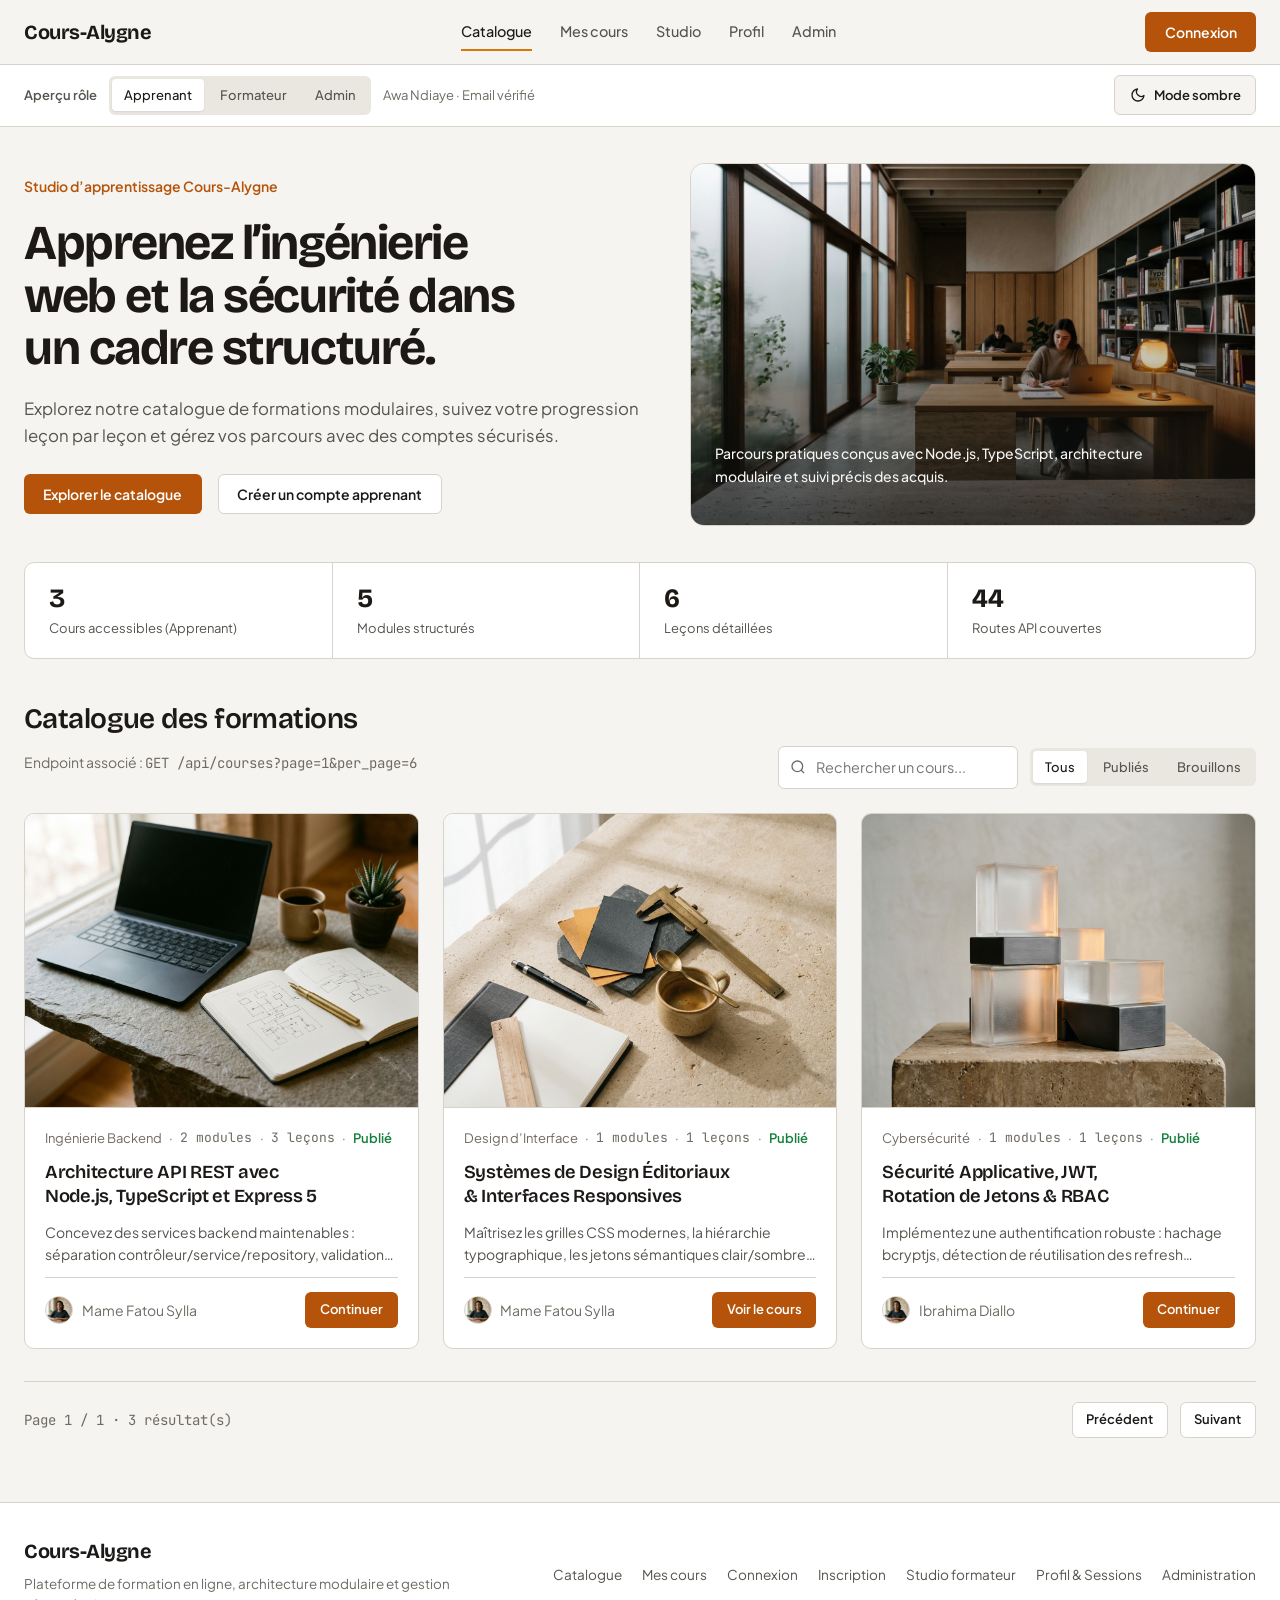
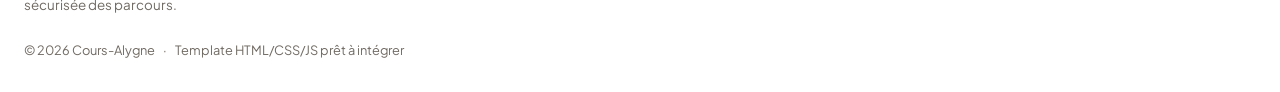
<file: index.html>
<!DOCTYPE html>
<html lang="fr">
  <head>
    <meta charset="UTF-8" />
    <meta name="viewport" content="width=device-width, initial-scale=1.0" />
    <meta
      name="description"
      content="Cours-Alygne — Plateforme de formation en ligne moderne avec catalogue de cours, modules interactifs, suivi de progression, authentification et administration."
    />
    <title>Cours-Alygne — Studio de formation en ligne</title>
    <link rel="preconnect" href="https://fonts.googleapis.com" />
    <link rel="preconnect" href="https://fonts.gstatic.com" crossorigin />
    <link
      href="https://fonts.googleapis.com/css2?family=Bricolage+Grotesque:opsz,wght@12..96,500;12..96,600;12..96,700&family=JetBrains+Mono:wght@400;500&family=Plus+Jakarta+Sans:wght@400;500;600;700&display=swap"
      rel="stylesheet"
    />
    <script>
      ;(() => {
        try {
          const saved = localStorage.getItem('cours-alygne-theme')
          const prefersDark =
            window.matchMedia && window.matchMedia('(prefers-color-scheme: dark)').matches
          if (saved === 'dark' || (!saved && prefersDark)) {
            document.documentElement.classList.add('dark')
          }
        } catch (_e) {}
      })()
    </script>
    <link rel="stylesheet" href="styles.css" />
  </head>
  <body data-page="catalogue">
    <a class="skip-link" href="#app-root">Aller au contenu principal</a>

    <header class="topbar" role="banner">
      <div class="topbar-inner">
        <!-- Zone 1 : Mot-symbole seul -->
        <a href="index.html" class="brand-wordmark">Cours-Alygne</a>

        <!-- Zone 2 : 5 liens concis sur une ligne -->
        <nav class="topbar-nav" aria-label="Navigation principale">
          <a href="index.html" class="nav-link is-active" data-nav="catalogue">Catalogue</a>
          <a href="mes-cours.html" class="nav-link" data-nav="mes-cours">Mes cours</a>
          <a href="studio.html" class="nav-link" data-nav="studio">Studio</a>
          <a href="profil.html" class="nav-link" data-nav="profil">Profil</a>
          <a href="admin.html" class="nav-link" data-nav="admin">Admin</a>
        </nav>

        <!-- Zone 3 : 1 action principale + déclencheur menu mobile -->
        <div class="topbar-actions">
          <a href="connexion.html" class="btn btn-primary btn-nav-cta" id="header-auth-cta" data-nav="connexion">
            Connexion
          </a>
          <button
            type="button"
            class="mobile-menu-btn"
            id="mobile-menu-toggle"
            aria-expanded="false"
            aria-controls="mobile-drawer"
            aria-label="Ouvrir le menu"
          >
            <svg width="20" height="20" viewBox="0 0 24 24" fill="none" stroke="currentColor" stroke-width="2" stroke-linecap="round" aria-hidden="true">
              <line x1="4" y1="7" x2="20" y2="7" />
              <line x1="4" y1="12" x2="20" y2="12" />
              <line x1="4" y1="17" x2="20" y2="17" />
            </svg>
          </button>
        </div>
      </div>

      <div class="mobile-drawer" id="mobile-drawer" hidden>
        <nav class="mobile-nav" aria-label="Navigation mobile">
          <a href="index.html" class="mobile-nav-link is-active" data-nav="catalogue">Catalogue</a>
          <a href="mes-cours.html" class="mobile-nav-link" data-nav="mes-cours">Mes cours</a>
          <a href="studio.html" class="mobile-nav-link" data-nav="studio">Studio</a>
          <a href="profil.html" class="mobile-nav-link" data-nav="profil">Profil</a>
          <a href="admin.html" class="mobile-nav-link" data-nav="admin">Admin</a>
          <a href="connexion.html" class="mobile-nav-link mobile-nav-cta" data-nav="connexion">Connexion</a>
          <a href="inscription.html" class="mobile-nav-link" data-nav="inscription">Inscription</a>
        </nav>
      </div>
    </header>

    <div class="workspace-bar" role="region" aria-label="Barre d'outils d'aperçu et thème">
      <div class="workspace-bar-inner">
        <div class="workspace-role-group">
          <span class="workspace-label">Aperçu rôle</span>
          <div class="segmented" role="group" aria-label="Simuler un rôle utilisateur">
            <button type="button" class="segmented-btn" data-role-switch="learner">Apprenant</button>
            <button type="button" class="segmented-btn" data-role-switch="teacher">Formateur</button>
            <button type="button" class="segmented-btn" data-role-switch="admin">Admin</button>
          </div>
          <span class="workspace-session-text" id="workspace-session-label"></span>
        </div>

        <div class="workspace-controls">
          <button
            type="button"
            class="theme-toggle"
            id="theme-toggle-btn"
            aria-label="Basculer le thème clair ou sombre"
          >
            <span class="theme-icon-sun" aria-hidden="true">
              <svg width="16" height="16" viewBox="0 0 24 24" fill="none" stroke="currentColor" stroke-width="2" stroke-linecap="round" stroke-linejoin="round">
                <circle cx="12" cy="12" r="4" />
                <path d="M12 2v2M12 20v2M4.93 4.93l1.41 1.41M17.66 17.66l1.41 1.41M2 12h2M20 12h2M6.34 17.66l-1.41 1.41M19.07 4.93l-1.41 1.41" />
              </svg>
            </span>
            <span class="theme-icon-moon" aria-hidden="true">
              <svg width="16" height="16" viewBox="0 0 24 24" fill="none" stroke="currentColor" stroke-width="2" stroke-linecap="round" stroke-linejoin="round">
                <path d="M21 12.79A9 9 0 1 1 11.21 3 7 7 0 0 0 21 12.79z" />
              </svg>
            </span>
            <span id="theme-toggle-label">Mode sombre</span>
          </button>
        </div>
      </div>
    </div>

    <main id="app-root" class="main-container" tabindex="-1"></main>

    <footer class="site-footer">
      <div class="footer-inner">
        <div class="footer-brand">
          <a href="index.html" class="brand-wordmark">Cours-Alygne</a>
          <p class="footer-copy">
            Plateforme de formation en ligne, architecture modulaire et gestion sécurisée des parcours.
          </p>
        </div>
        <div class="footer-links">
          <a href="index.html">Catalogue</a>
          <a href="mes-cours.html">Mes cours</a>
          <a href="connexion.html">Connexion</a>
          <a href="inscription.html">Inscription</a>
          <a href="studio.html">Studio formateur</a>
          <a href="profil.html">Profil &amp; Sessions</a>
          <a href="admin.html">Administration</a>
        </div>
        <div class="footer-legal">
          <span>© 2026 Cours-Alygne</span>
          <span aria-hidden="true">·</span>
          <span>Template HTML/CSS/JS prêt à intégrer</span>
        </div>
      </div>
    </footer>

    <div class="toast-region" id="toast-region" aria-live="polite" aria-atomic="true"></div>

    <script type="module" src="js/app.js"></script>
  </body>
</html>
</file>
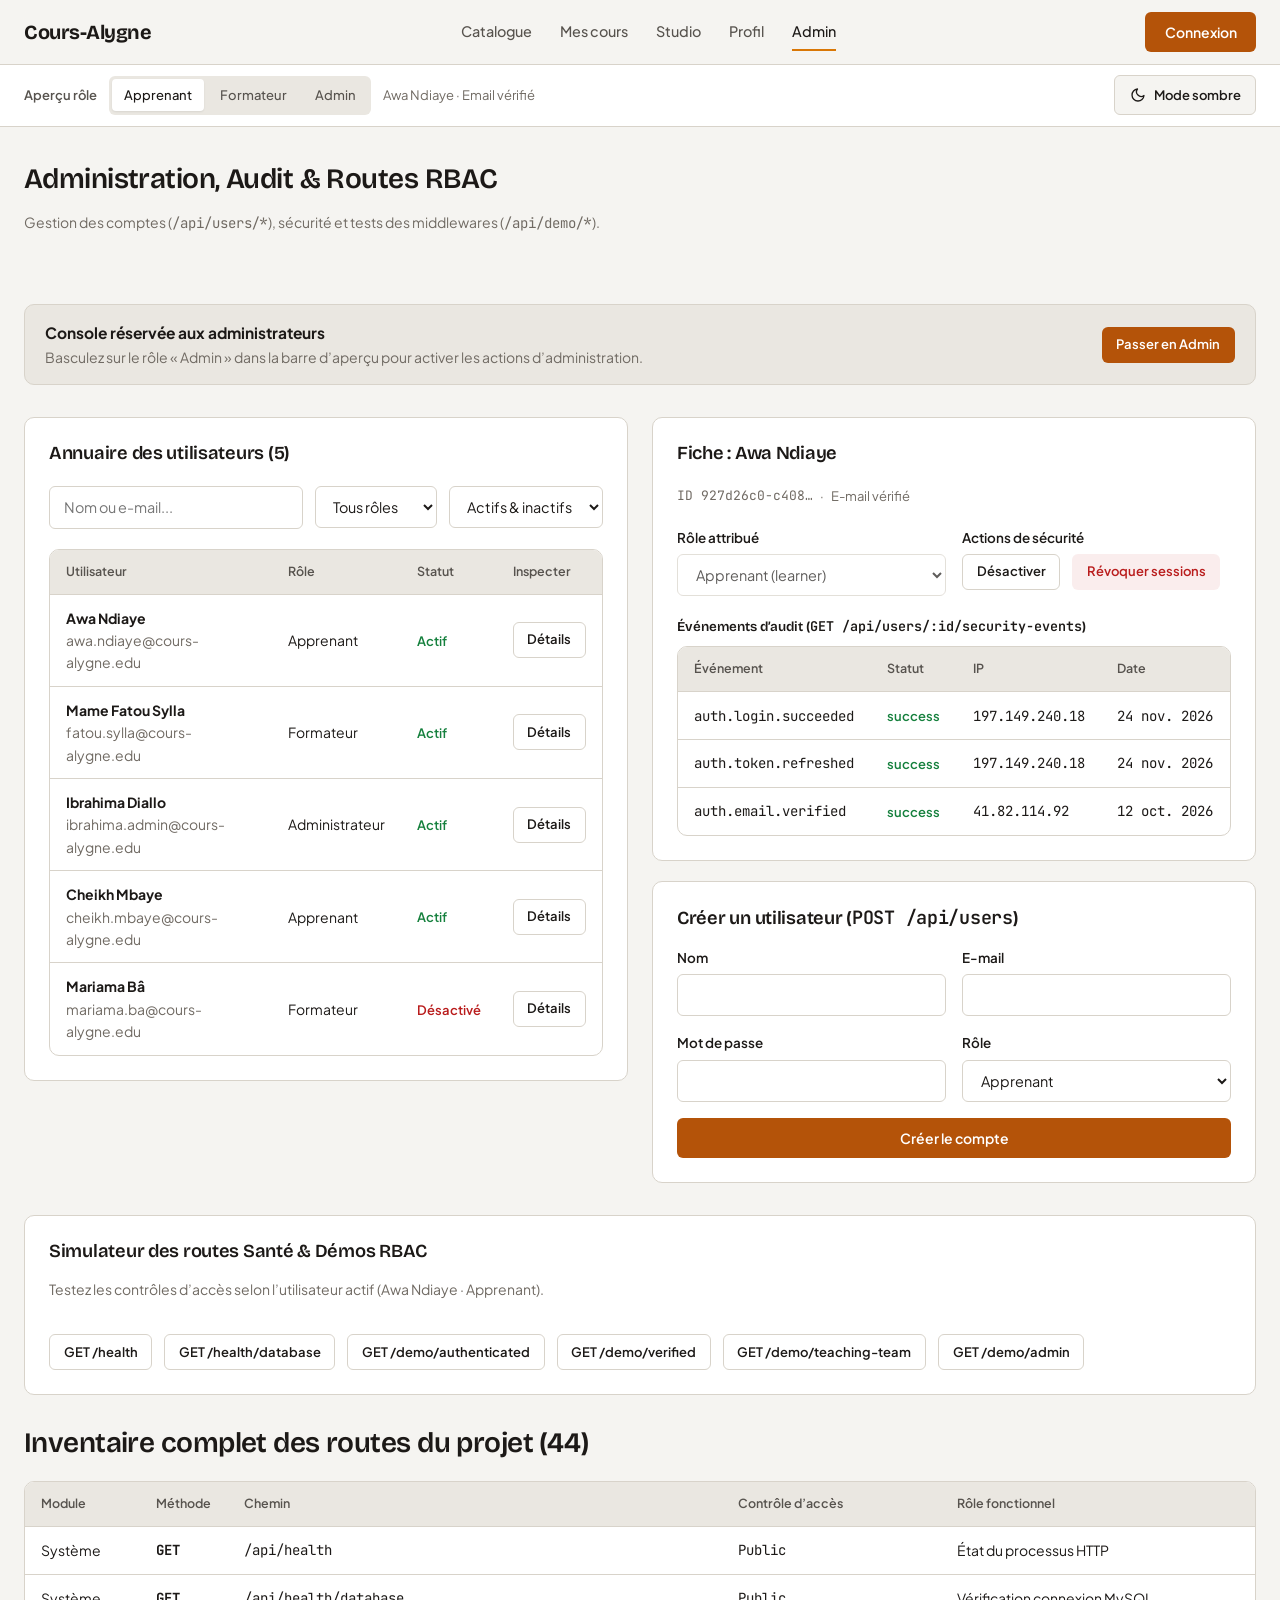
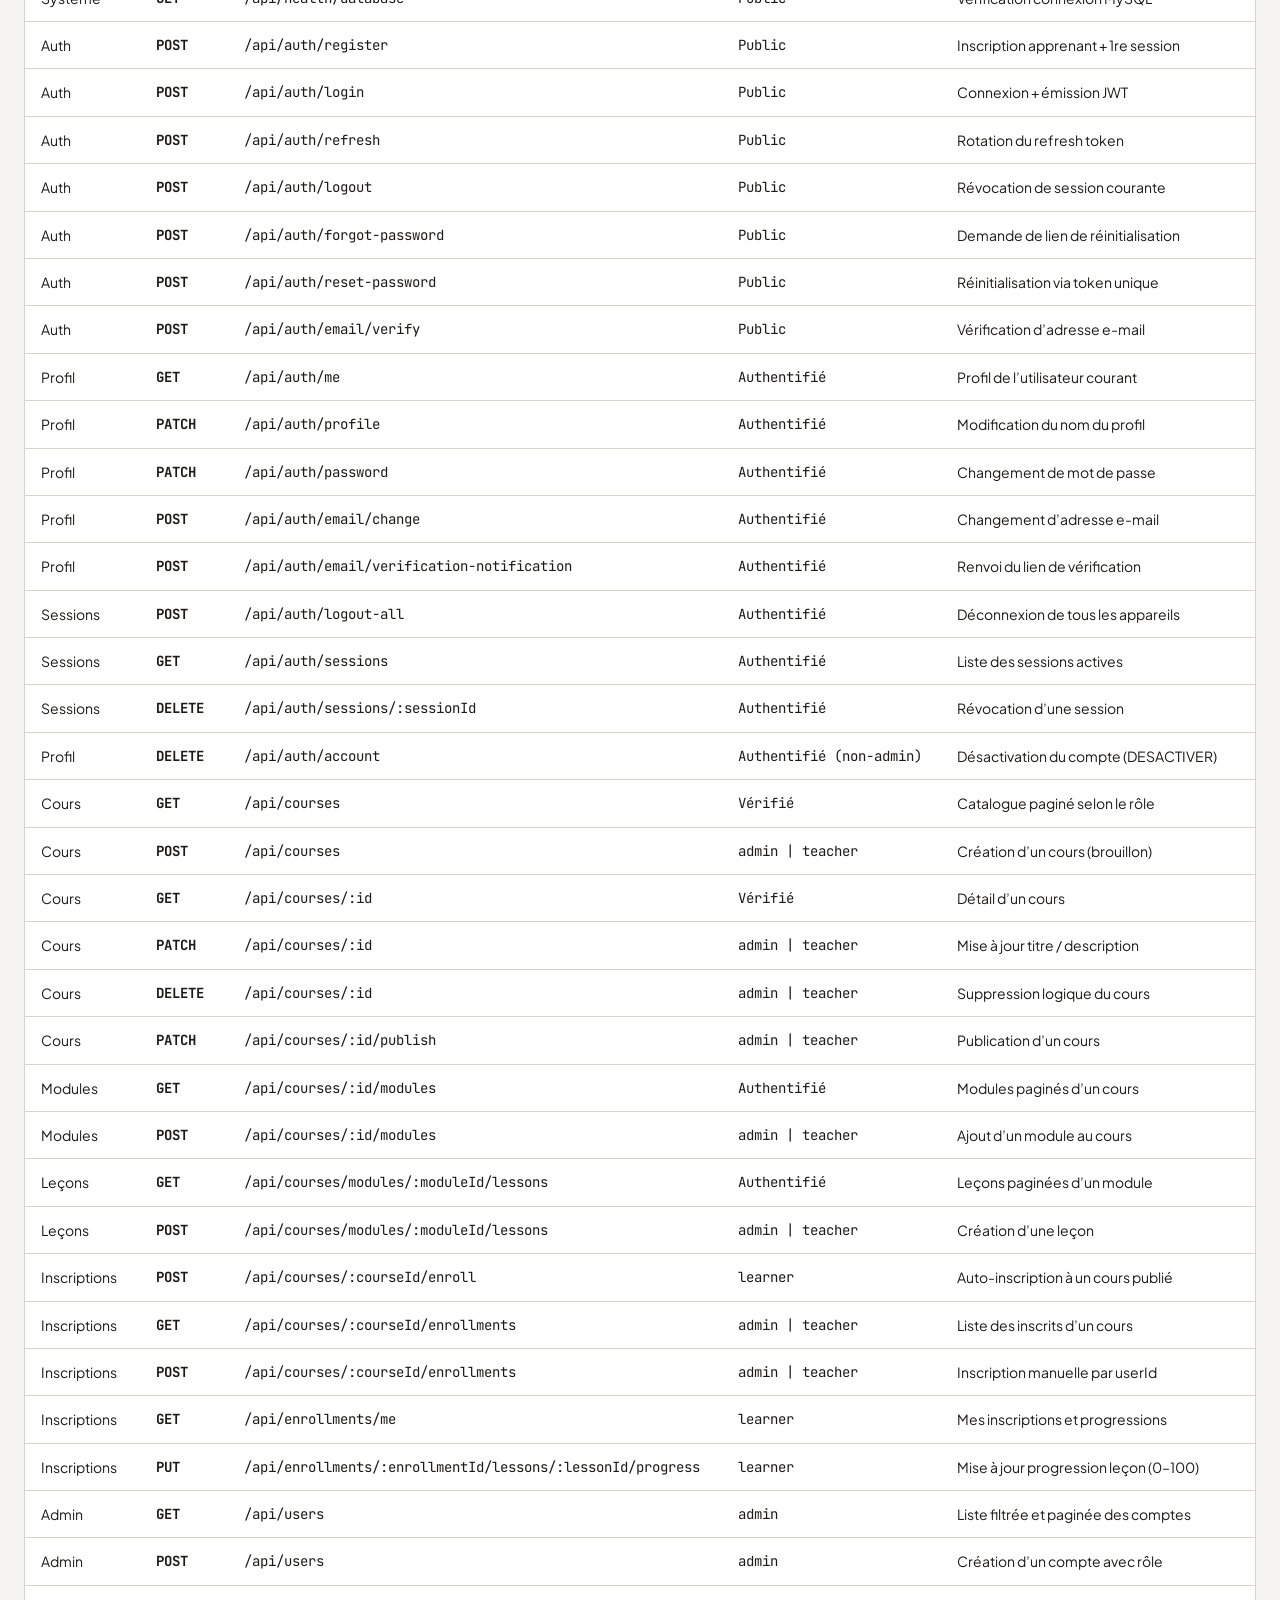
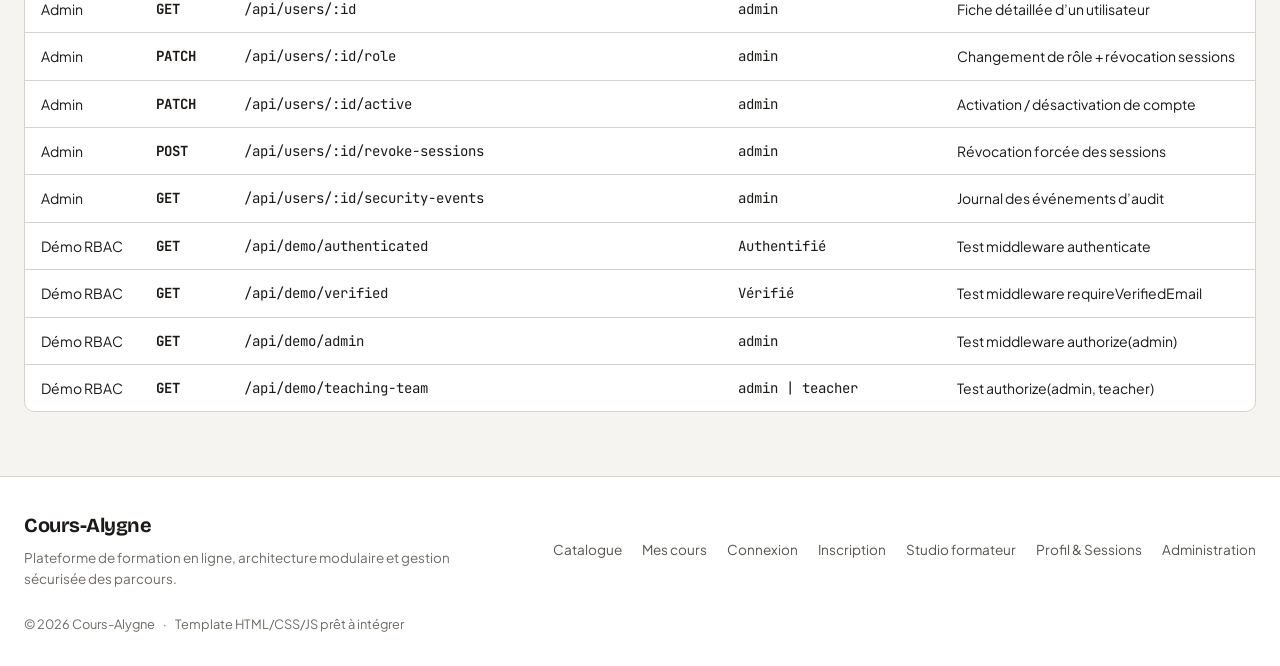
<file: admin.html>
<!DOCTYPE html>
<html lang="fr">
  <head>
    <meta charset="UTF-8" />
    <meta name="viewport" content="width=device-width, initial-scale=1.0" />
    <meta
      name="description"
      content="Administration des utilisateurs, journal d'audit de sécurité, tests RBAC et inventaire complet des routes API — Cours-Alygne."
    />
    <title>Administration &amp; Routes API — Cours-Alygne</title>
    <link rel="preconnect" href="https://fonts.googleapis.com" />
    <link rel="preconnect" href="https://fonts.gstatic.com" crossorigin />
    <link
      href="https://fonts.googleapis.com/css2?family=Bricolage+Grotesque:opsz,wght@12..96,500;12..96,600;12..96,700&family=JetBrains+Mono:wght@400;500&family=Plus+Jakarta+Sans:wght@400;500;600;700&display=swap"
      rel="stylesheet"
    />
    <script>
      ;(() => {
        try {
          const saved = localStorage.getItem('cours-alygne-theme')
          const prefersDark =
            window.matchMedia && window.matchMedia('(prefers-color-scheme: dark)').matches
          if (saved === 'dark' || (!saved && prefersDark)) {
            document.documentElement.classList.add('dark')
          }
        } catch (_e) {}
      })()
    </script>
    <link rel="stylesheet" href="styles.css" />
  </head>
  <body data-page="admin">
    <a class="skip-link" href="#app-root">Aller au contenu principal</a>

    <header class="topbar" role="banner">
      <div class="topbar-inner">
        <a href="index.html" class="brand-wordmark">Cours-Alygne</a>
        <nav class="topbar-nav" aria-label="Navigation principale">
          <a href="index.html" class="nav-link" data-nav="catalogue">Catalogue</a>
          <a href="mes-cours.html" class="nav-link" data-nav="mes-cours">Mes cours</a>
          <a href="studio.html" class="nav-link" data-nav="studio">Studio</a>
          <a href="profil.html" class="nav-link" data-nav="profil">Profil</a>
          <a href="admin.html" class="nav-link is-active" data-nav="admin">Admin</a>
        </nav>
        <div class="topbar-actions">
          <a href="connexion.html" class="btn btn-primary btn-nav-cta" id="header-auth-cta" data-nav="connexion">
            Connexion
          </a>
          <button
            type="button"
            class="mobile-menu-btn"
            id="mobile-menu-toggle"
            aria-expanded="false"
            aria-controls="mobile-drawer"
            aria-label="Ouvrir le menu"
          >
            <svg width="20" height="20" viewBox="0 0 24 24" fill="none" stroke="currentColor" stroke-width="2" stroke-linecap="round" aria-hidden="true">
              <line x1="4" y1="7" x2="20" y2="7" />
              <line x1="4" y1="12" x2="20" y2="12" />
              <line x1="4" y1="17" x2="20" y2="17" />
            </svg>
          </button>
        </div>
      </div>

      <div class="mobile-drawer" id="mobile-drawer" hidden>
        <nav class="mobile-nav" aria-label="Navigation mobile">
          <a href="index.html" class="mobile-nav-link" data-nav="catalogue">Catalogue</a>
          <a href="mes-cours.html" class="mobile-nav-link" data-nav="mes-cours">Mes cours</a>
          <a href="studio.html" class="mobile-nav-link" data-nav="studio">Studio</a>
          <a href="profil.html" class="mobile-nav-link" data-nav="profil">Profil</a>
          <a href="admin.html" class="mobile-nav-link is-active" data-nav="admin">Admin</a>
          <a href="connexion.html" class="mobile-nav-link mobile-nav-cta" data-nav="connexion">Connexion</a>
          <a href="inscription.html" class="mobile-nav-link" data-nav="inscription">Inscription</a>
        </nav>
      </div>
    </header>

    <div class="workspace-bar" role="region" aria-label="Barre d'outils d'aperçu et thème">
      <div class="workspace-bar-inner">
        <div class="workspace-role-group">
          <span class="workspace-label">Aperçu rôle</span>
          <div class="segmented" role="group" aria-label="Simuler un rôle utilisateur">
            <button type="button" class="segmented-btn" data-role-switch="learner">Apprenant</button>
            <button type="button" class="segmented-btn" data-role-switch="teacher">Formateur</button>
            <button type="button" class="segmented-btn" data-role-switch="admin">Admin</button>
          </div>
          <span class="workspace-session-text" id="workspace-session-label"></span>
        </div>
        <div class="workspace-controls">
          <button type="button" class="theme-toggle" id="theme-toggle-btn" aria-label="Basculer le thème clair ou sombre">
            <span class="theme-icon-sun" aria-hidden="true">
              <svg width="16" height="16" viewBox="0 0 24 24" fill="none" stroke="currentColor" stroke-width="2" stroke-linecap="round" stroke-linejoin="round">
                <circle cx="12" cy="12" r="4" />
                <path d="M12 2v2M12 20v2M4.93 4.93l1.41 1.41M17.66 17.66l1.41 1.41M2 12h2M20 12h2M6.34 17.66l-1.41 1.41M19.07 4.93l-1.41 1.41" />
              </svg>
            </span>
            <span class="theme-icon-moon" aria-hidden="true">
              <svg width="16" height="16" viewBox="0 0 24 24" fill="none" stroke="currentColor" stroke-width="2" stroke-linecap="round" stroke-linejoin="round">
                <path d="M21 12.79A9 9 0 1 1 11.21 3 7 7 0 0 0 21 12.79z" />
              </svg>
            </span>
            <span id="theme-toggle-label">Mode sombre</span>
          </button>
        </div>
      </div>
    </div>

    <main id="app-root" class="main-container" tabindex="-1"></main>

    <footer class="site-footer">
      <div class="footer-inner">
        <div class="footer-brand">
          <a href="index.html" class="brand-wordmark">Cours-Alygne</a>
          <p class="footer-copy">
            Plateforme de formation en ligne, architecture modulaire et gestion sécurisée des parcours.
          </p>
        </div>
        <div class="footer-links">
          <a href="index.html">Catalogue</a>
          <a href="mes-cours.html">Mes cours</a>
          <a href="connexion.html">Connexion</a>
          <a href="inscription.html">Inscription</a>
          <a href="studio.html">Studio formateur</a>
          <a href="profil.html">Profil &amp; Sessions</a>
          <a href="admin.html">Administration</a>
        </div>
        <div class="footer-legal">
          <span>© 2026 Cours-Alygne</span>
          <span aria-hidden="true">·</span>
          <span>Template HTML/CSS/JS prêt à intégrer</span>
        </div>
      </div>
    </footer>

    <div class="toast-region" id="toast-region" aria-live="polite" aria-atomic="true"></div>
    <script type="module" src="js/app.js"></script>
  </body>
</html>
</file>
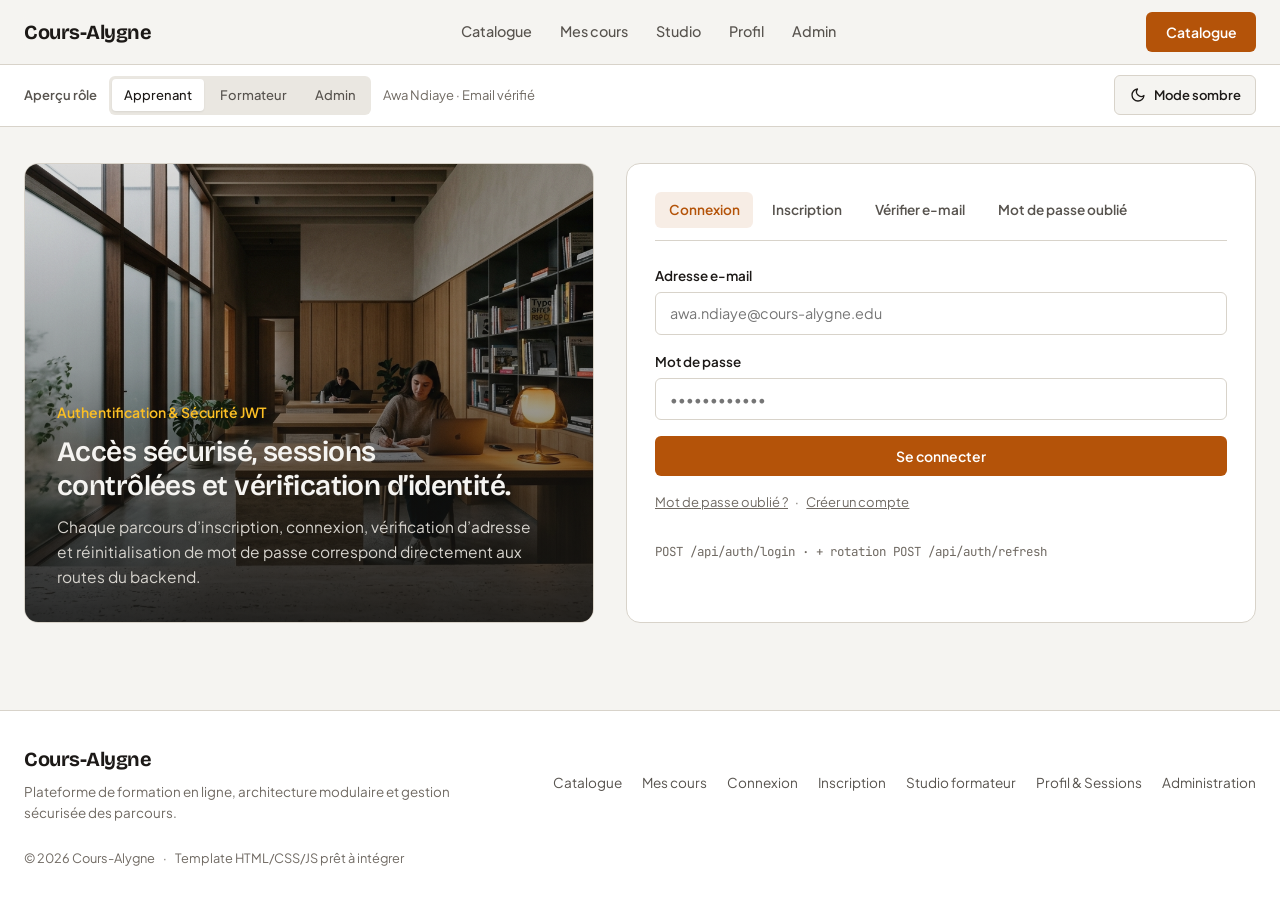
<file: connexion.html>
<!DOCTYPE html>
<html lang="fr">
  <head>
    <meta charset="UTF-8" />
    <meta name="viewport" content="width=device-width, initial-scale=1.0" />
    <meta
      name="description"
      content="Connexion à votre compte apprenant, formateur ou administrateur — Cours-Alygne."
    />
    <title>Connexion — Cours-Alygne</title>
    <link rel="preconnect" href="https://fonts.googleapis.com" />
    <link rel="preconnect" href="https://fonts.gstatic.com" crossorigin />
    <link
      href="https://fonts.googleapis.com/css2?family=Bricolage+Grotesque:opsz,wght@12..96,500;12..96,600;12..96,700&family=JetBrains+Mono:wght@400;500&family=Plus+Jakarta+Sans:wght@400;500;600;700&display=swap"
      rel="stylesheet"
    />
    <script>
      ;(() => {
        try {
          const saved = localStorage.getItem('cours-alygne-theme')
          const prefersDark =
            window.matchMedia && window.matchMedia('(prefers-color-scheme: dark)').matches
          if (saved === 'dark' || (!saved && prefersDark)) {
            document.documentElement.classList.add('dark')
          }
        } catch (_e) {}
      })()
    </script>
    <link rel="stylesheet" href="styles.css" />
  </head>
  <body data-page="connexion">
    <a class="skip-link" href="#app-root">Aller au contenu principal</a>

    <header class="topbar" role="banner">
      <div class="topbar-inner">
        <a href="index.html" class="brand-wordmark">Cours-Alygne</a>
        <nav class="topbar-nav" aria-label="Navigation principale">
          <a href="index.html" class="nav-link" data-nav="catalogue">Catalogue</a>
          <a href="mes-cours.html" class="nav-link" data-nav="mes-cours">Mes cours</a>
          <a href="studio.html" class="nav-link" data-nav="studio">Studio</a>
          <a href="profil.html" class="nav-link" data-nav="profil">Profil</a>
          <a href="admin.html" class="nav-link" data-nav="admin">Admin</a>
        </nav>
        <div class="topbar-actions">
          <a href="index.html" class="btn btn-primary btn-nav-cta" id="header-auth-cta" data-nav="connexion">
            Catalogue
          </a>
          <button
            type="button"
            class="mobile-menu-btn"
            id="mobile-menu-toggle"
            aria-expanded="false"
            aria-controls="mobile-drawer"
            aria-label="Ouvrir le menu"
          >
            <svg width="20" height="20" viewBox="0 0 24 24" fill="none" stroke="currentColor" stroke-width="2" stroke-linecap="round" aria-hidden="true">
              <line x1="4" y1="7" x2="20" y2="7" />
              <line x1="4" y1="12" x2="20" y2="12" />
              <line x1="4" y1="17" x2="20" y2="17" />
            </svg>
          </button>
        </div>
      </div>

      <div class="mobile-drawer" id="mobile-drawer" hidden>
        <nav class="mobile-nav" aria-label="Navigation mobile">
          <a href="index.html" class="mobile-nav-link" data-nav="catalogue">Catalogue</a>
          <a href="mes-cours.html" class="mobile-nav-link" data-nav="mes-cours">Mes cours</a>
          <a href="studio.html" class="mobile-nav-link" data-nav="studio">Studio</a>
          <a href="profil.html" class="mobile-nav-link" data-nav="profil">Profil</a>
          <a href="admin.html" class="mobile-nav-link" data-nav="admin">Admin</a>
          <a href="connexion.html" class="mobile-nav-link mobile-nav-cta is-active" data-nav="connexion">Connexion</a>
          <a href="inscription.html" class="mobile-nav-link" data-nav="inscription">Inscription</a>
        </nav>
      </div>
    </header>

    <div class="workspace-bar" role="region" aria-label="Barre d'outils d'aperçu et thème">
      <div class="workspace-bar-inner">
        <div class="workspace-role-group">
          <span class="workspace-label">Aperçu rôle</span>
          <div class="segmented" role="group" aria-label="Simuler un rôle utilisateur">
            <button type="button" class="segmented-btn" data-role-switch="learner">Apprenant</button>
            <button type="button" class="segmented-btn" data-role-switch="teacher">Formateur</button>
            <button type="button" class="segmented-btn" data-role-switch="admin">Admin</button>
          </div>
          <span class="workspace-session-text" id="workspace-session-label"></span>
        </div>
        <div class="workspace-controls">
          <button type="button" class="theme-toggle" id="theme-toggle-btn" aria-label="Basculer le thème clair ou sombre">
            <span class="theme-icon-sun" aria-hidden="true">
              <svg width="16" height="16" viewBox="0 0 24 24" fill="none" stroke="currentColor" stroke-width="2" stroke-linecap="round" stroke-linejoin="round">
                <circle cx="12" cy="12" r="4" />
                <path d="M12 2v2M12 20v2M4.93 4.93l1.41 1.41M17.66 17.66l1.41 1.41M2 12h2M20 12h2M6.34 17.66l-1.41 1.41M19.07 4.93l-1.41 1.41" />
              </svg>
            </span>
            <span class="theme-icon-moon" aria-hidden="true">
              <svg width="16" height="16" viewBox="0 0 24 24" fill="none" stroke="currentColor" stroke-width="2" stroke-linecap="round" stroke-linejoin="round">
                <path d="M21 12.79A9 9 0 1 1 11.21 3 7 7 0 0 0 21 12.79z" />
              </svg>
            </span>
            <span id="theme-toggle-label">Mode sombre</span>
          </button>
        </div>
      </div>
    </div>

    <main id="app-root" class="main-container" tabindex="-1"></main>

    <footer class="site-footer">
      <div class="footer-inner">
        <div class="footer-brand">
          <a href="index.html" class="brand-wordmark">Cours-Alygne</a>
          <p class="footer-copy">
            Plateforme de formation en ligne, architecture modulaire et gestion sécurisée des parcours.
          </p>
        </div>
        <div class="footer-links">
          <a href="index.html">Catalogue</a>
          <a href="mes-cours.html">Mes cours</a>
          <a href="connexion.html">Connexion</a>
          <a href="inscription.html">Inscription</a>
          <a href="studio.html">Studio formateur</a>
          <a href="profil.html">Profil &amp; Sessions</a>
          <a href="admin.html">Administration</a>
        </div>
        <div class="footer-legal">
          <span>© 2026 Cours-Alygne</span>
          <span aria-hidden="true">·</span>
          <span>Template HTML/CSS/JS prêt à intégrer</span>
        </div>
      </div>
    </footer>

    <div class="toast-region" id="toast-region" aria-live="polite" aria-atomic="true"></div>
    <script type="module" src="js/app.js"></script>
  </body>
</html>
</file>
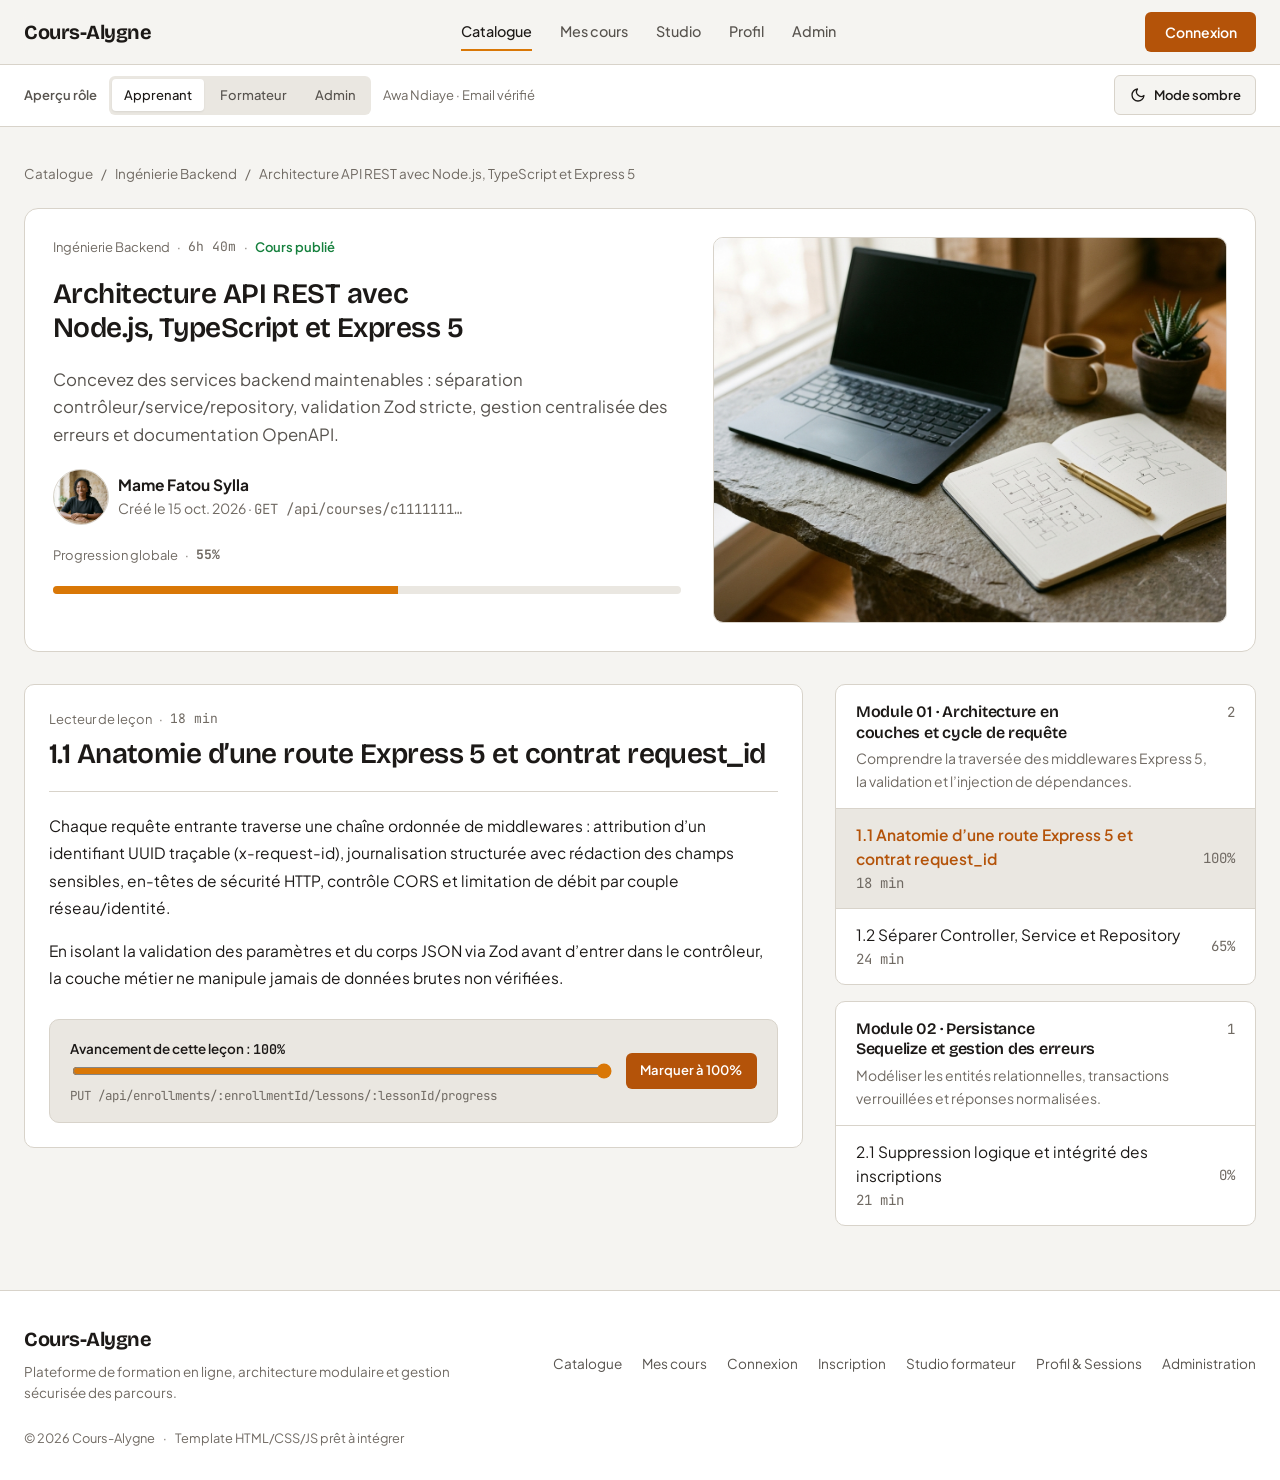
<file: cours.html>
<!DOCTYPE html>
<html lang="fr">
  <head>
    <meta charset="UTF-8" />
    <meta name="viewport" content="width=device-width, initial-scale=1.0" />
    <meta
      name="description"
      content="Détail du cours, syllabus des modules, lecteur de leçons et suivi de progression — Cours-Alygne."
    />
    <title>Cours &amp; Leçons — Cours-Alygne</title>
    <link rel="preconnect" href="https://fonts.googleapis.com" />
    <link rel="preconnect" href="https://fonts.gstatic.com" crossorigin />
    <link
      href="https://fonts.googleapis.com/css2?family=Bricolage+Grotesque:opsz,wght@12..96,500;12..96,600;12..96,700&family=JetBrains+Mono:wght@400;500&family=Plus+Jakarta+Sans:wght@400;500;600;700&display=swap"
      rel="stylesheet"
    />
    <script>
      ;(() => {
        try {
          const saved = localStorage.getItem('cours-alygne-theme')
          const prefersDark =
            window.matchMedia && window.matchMedia('(prefers-color-scheme: dark)').matches
          if (saved === 'dark' || (!saved && prefersDark)) {
            document.documentElement.classList.add('dark')
          }
        } catch (_e) {}
      })()
    </script>
    <link rel="stylesheet" href="styles.css" />
  </head>
  <body data-page="course-detail">
    <a class="skip-link" href="#app-root">Aller au contenu principal</a>

    <header class="topbar" role="banner">
      <div class="topbar-inner">
        <a href="index.html" class="brand-wordmark">Cours-Alygne</a>
        <nav class="topbar-nav" aria-label="Navigation principale">
          <a href="index.html" class="nav-link is-active" data-nav="catalogue">Catalogue</a>
          <a href="mes-cours.html" class="nav-link" data-nav="mes-cours">Mes cours</a>
          <a href="studio.html" class="nav-link" data-nav="studio">Studio</a>
          <a href="profil.html" class="nav-link" data-nav="profil">Profil</a>
          <a href="admin.html" class="nav-link" data-nav="admin">Admin</a>
        </nav>
        <div class="topbar-actions">
          <a href="connexion.html" class="btn btn-primary btn-nav-cta" id="header-auth-cta" data-nav="connexion">
            Connexion
          </a>
          <button
            type="button"
            class="mobile-menu-btn"
            id="mobile-menu-toggle"
            aria-expanded="false"
            aria-controls="mobile-drawer"
            aria-label="Ouvrir le menu"
          >
            <svg width="20" height="20" viewBox="0 0 24 24" fill="none" stroke="currentColor" stroke-width="2" stroke-linecap="round" aria-hidden="true">
              <line x1="4" y1="7" x2="20" y2="7" />
              <line x1="4" y1="12" x2="20" y2="12" />
              <line x1="4" y1="17" x2="20" y2="17" />
            </svg>
          </button>
        </div>
      </div>

      <div class="mobile-drawer" id="mobile-drawer" hidden>
        <nav class="mobile-nav" aria-label="Navigation mobile">
          <a href="index.html" class="mobile-nav-link is-active" data-nav="catalogue">Catalogue</a>
          <a href="mes-cours.html" class="mobile-nav-link" data-nav="mes-cours">Mes cours</a>
          <a href="studio.html" class="mobile-nav-link" data-nav="studio">Studio</a>
          <a href="profil.html" class="mobile-nav-link" data-nav="profil">Profil</a>
          <a href="admin.html" class="mobile-nav-link" data-nav="admin">Admin</a>
          <a href="connexion.html" class="mobile-nav-link mobile-nav-cta" data-nav="connexion">Connexion</a>
          <a href="inscription.html" class="mobile-nav-link" data-nav="inscription">Inscription</a>
        </nav>
      </div>
    </header>

    <div class="workspace-bar" role="region" aria-label="Barre d'outils d'aperçu et thème">
      <div class="workspace-bar-inner">
        <div class="workspace-role-group">
          <span class="workspace-label">Aperçu rôle</span>
          <div class="segmented" role="group" aria-label="Simuler un rôle utilisateur">
            <button type="button" class="segmented-btn" data-role-switch="learner">Apprenant</button>
            <button type="button" class="segmented-btn" data-role-switch="teacher">Formateur</button>
            <button type="button" class="segmented-btn" data-role-switch="admin">Admin</button>
          </div>
          <span class="workspace-session-text" id="workspace-session-label"></span>
        </div>
        <div class="workspace-controls">
          <button type="button" class="theme-toggle" id="theme-toggle-btn" aria-label="Basculer le thème clair ou sombre">
            <span class="theme-icon-sun" aria-hidden="true">
              <svg width="16" height="16" viewBox="0 0 24 24" fill="none" stroke="currentColor" stroke-width="2" stroke-linecap="round" stroke-linejoin="round">
                <circle cx="12" cy="12" r="4" />
                <path d="M12 2v2M12 20v2M4.93 4.93l1.41 1.41M17.66 17.66l1.41 1.41M2 12h2M20 12h2M6.34 17.66l-1.41 1.41M19.07 4.93l-1.41 1.41" />
              </svg>
            </span>
            <span class="theme-icon-moon" aria-hidden="true">
              <svg width="16" height="16" viewBox="0 0 24 24" fill="none" stroke="currentColor" stroke-width="2" stroke-linecap="round" stroke-linejoin="round">
                <path d="M21 12.79A9 9 0 1 1 11.21 3 7 7 0 0 0 21 12.79z" />
              </svg>
            </span>
            <span id="theme-toggle-label">Mode sombre</span>
          </button>
        </div>
      </div>
    </div>

    <main id="app-root" class="main-container" tabindex="-1"></main>

    <footer class="site-footer">
      <div class="footer-inner">
        <div class="footer-brand">
          <a href="index.html" class="brand-wordmark">Cours-Alygne</a>
          <p class="footer-copy">
            Plateforme de formation en ligne, architecture modulaire et gestion sécurisée des parcours.
          </p>
        </div>
        <div class="footer-links">
          <a href="index.html">Catalogue</a>
          <a href="mes-cours.html">Mes cours</a>
          <a href="connexion.html">Connexion</a>
          <a href="inscription.html">Inscription</a>
          <a href="studio.html">Studio formateur</a>
          <a href="profil.html">Profil &amp; Sessions</a>
          <a href="admin.html">Administration</a>
        </div>
        <div class="footer-legal">
          <span>© 2026 Cours-Alygne</span>
          <span aria-hidden="true">·</span>
          <span>Template HTML/CSS/JS prêt à intégrer</span>
        </div>
      </div>
    </footer>

    <div class="toast-region" id="toast-region" aria-live="polite" aria-atomic="true"></div>
    <script type="module" src="js/app.js"></script>
  </body>
</html>
</file>
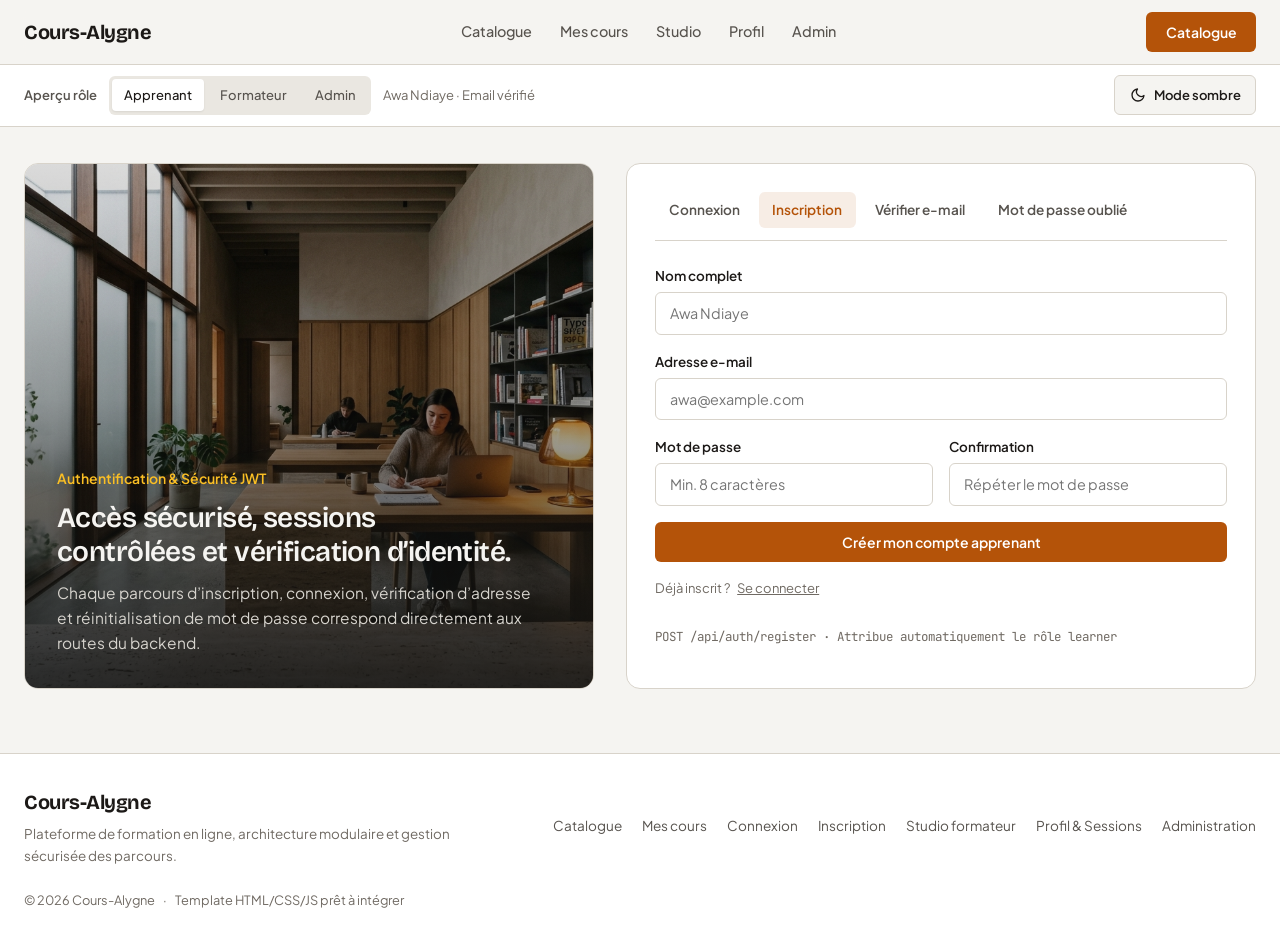
<file: inscription.html>
<!DOCTYPE html>
<html lang="fr">
  <head>
    <meta charset="UTF-8" />
    <meta name="viewport" content="width=device-width, initial-scale=1.0" />
    <meta
      name="description"
      content="Créer un compte apprenant sur la plateforme de cours en ligne Cours-Alygne."
    />
    <title>Inscription — Cours-Alygne</title>
    <link rel="preconnect" href="https://fonts.googleapis.com" />
    <link rel="preconnect" href="https://fonts.gstatic.com" crossorigin />
    <link
      href="https://fonts.googleapis.com/css2?family=Bricolage+Grotesque:opsz,wght@12..96,500;12..96,600;12..96,700&family=JetBrains+Mono:wght@400;500&family=Plus+Jakarta+Sans:wght@400;500;600;700&display=swap"
      rel="stylesheet"
    />
    <script>
      ;(() => {
        try {
          const saved = localStorage.getItem('cours-alygne-theme')
          const prefersDark =
            window.matchMedia && window.matchMedia('(prefers-color-scheme: dark)').matches
          if (saved === 'dark' || (!saved && prefersDark)) {
            document.documentElement.classList.add('dark')
          }
        } catch (_e) {}
      })()
    </script>
    <link rel="stylesheet" href="styles.css" />
  </head>
  <body data-page="inscription">
    <a class="skip-link" href="#app-root">Aller au contenu principal</a>

    <header class="topbar" role="banner">
      <div class="topbar-inner">
        <a href="index.html" class="brand-wordmark">Cours-Alygne</a>
        <nav class="topbar-nav" aria-label="Navigation principale">
          <a href="index.html" class="nav-link" data-nav="catalogue">Catalogue</a>
          <a href="mes-cours.html" class="nav-link" data-nav="mes-cours">Mes cours</a>
          <a href="studio.html" class="nav-link" data-nav="studio">Studio</a>
          <a href="profil.html" class="nav-link" data-nav="profil">Profil</a>
          <a href="admin.html" class="nav-link" data-nav="admin">Admin</a>
        </nav>
        <div class="topbar-actions">
          <a href="index.html" class="btn btn-primary btn-nav-cta" id="header-auth-cta" data-nav="inscription">
            Catalogue
          </a>
          <button
            type="button"
            class="mobile-menu-btn"
            id="mobile-menu-toggle"
            aria-expanded="false"
            aria-controls="mobile-drawer"
            aria-label="Ouvrir le menu"
          >
            <svg width="20" height="20" viewBox="0 0 24 24" fill="none" stroke="currentColor" stroke-width="2" stroke-linecap="round" aria-hidden="true">
              <line x1="4" y1="7" x2="20" y2="7" />
              <line x1="4" y1="12" x2="20" y2="12" />
              <line x1="4" y1="17" x2="20" y2="17" />
            </svg>
          </button>
        </div>
      </div>

      <div class="mobile-drawer" id="mobile-drawer" hidden>
        <nav class="mobile-nav" aria-label="Navigation mobile">
          <a href="index.html" class="mobile-nav-link" data-nav="catalogue">Catalogue</a>
          <a href="mes-cours.html" class="mobile-nav-link" data-nav="mes-cours">Mes cours</a>
          <a href="studio.html" class="mobile-nav-link" data-nav="studio">Studio</a>
          <a href="profil.html" class="mobile-nav-link" data-nav="profil">Profil</a>
          <a href="admin.html" class="mobile-nav-link" data-nav="admin">Admin</a>
          <a href="connexion.html" class="mobile-nav-link mobile-nav-cta" data-nav="connexion">Connexion</a>
          <a href="inscription.html" class="mobile-nav-link is-active" data-nav="inscription">Inscription</a>
        </nav>
      </div>
    </header>

    <div class="workspace-bar" role="region" aria-label="Barre d'outils d'aperçu et thème">
      <div class="workspace-bar-inner">
        <div class="workspace-role-group">
          <span class="workspace-label">Aperçu rôle</span>
          <div class="segmented" role="group" aria-label="Simuler un rôle utilisateur">
            <button type="button" class="segmented-btn" data-role-switch="learner">Apprenant</button>
            <button type="button" class="segmented-btn" data-role-switch="teacher">Formateur</button>
            <button type="button" class="segmented-btn" data-role-switch="admin">Admin</button>
          </div>
          <span class="workspace-session-text" id="workspace-session-label"></span>
        </div>
        <div class="workspace-controls">
          <button type="button" class="theme-toggle" id="theme-toggle-btn" aria-label="Basculer le thème clair ou sombre">
            <span class="theme-icon-sun" aria-hidden="true">
              <svg width="16" height="16" viewBox="0 0 24 24" fill="none" stroke="currentColor" stroke-width="2" stroke-linecap="round" stroke-linejoin="round">
                <circle cx="12" cy="12" r="4" />
                <path d="M12 2v2M12 20v2M4.93 4.93l1.41 1.41M17.66 17.66l1.41 1.41M2 12h2M20 12h2M6.34 17.66l-1.41 1.41M19.07 4.93l-1.41 1.41" />
              </svg>
            </span>
            <span class="theme-icon-moon" aria-hidden="true">
              <svg width="16" height="16" viewBox="0 0 24 24" fill="none" stroke="currentColor" stroke-width="2" stroke-linecap="round" stroke-linejoin="round">
                <path d="M21 12.79A9 9 0 1 1 11.21 3 7 7 0 0 0 21 12.79z" />
              </svg>
            </span>
            <span id="theme-toggle-label">Mode sombre</span>
          </button>
        </div>
      </div>
    </div>

    <main id="app-root" class="main-container" tabindex="-1"></main>

    <footer class="site-footer">
      <div class="footer-inner">
        <div class="footer-brand">
          <a href="index.html" class="brand-wordmark">Cours-Alygne</a>
          <p class="footer-copy">
            Plateforme de formation en ligne, architecture modulaire et gestion sécurisée des parcours.
          </p>
        </div>
        <div class="footer-links">
          <a href="index.html">Catalogue</a>
          <a href="mes-cours.html">Mes cours</a>
          <a href="connexion.html">Connexion</a>
          <a href="inscription.html">Inscription</a>
          <a href="studio.html">Studio formateur</a>
          <a href="profil.html">Profil &amp; Sessions</a>
          <a href="admin.html">Administration</a>
        </div>
        <div class="footer-legal">
          <span>© 2026 Cours-Alygne</span>
          <span aria-hidden="true">·</span>
          <span>Template HTML/CSS/JS prêt à intégrer</span>
        </div>
      </div>
    </footer>

    <div class="toast-region" id="toast-region" aria-live="polite" aria-atomic="true"></div>
    <script type="module" src="js/app.js"></script>
  </body>
</html>
</file>
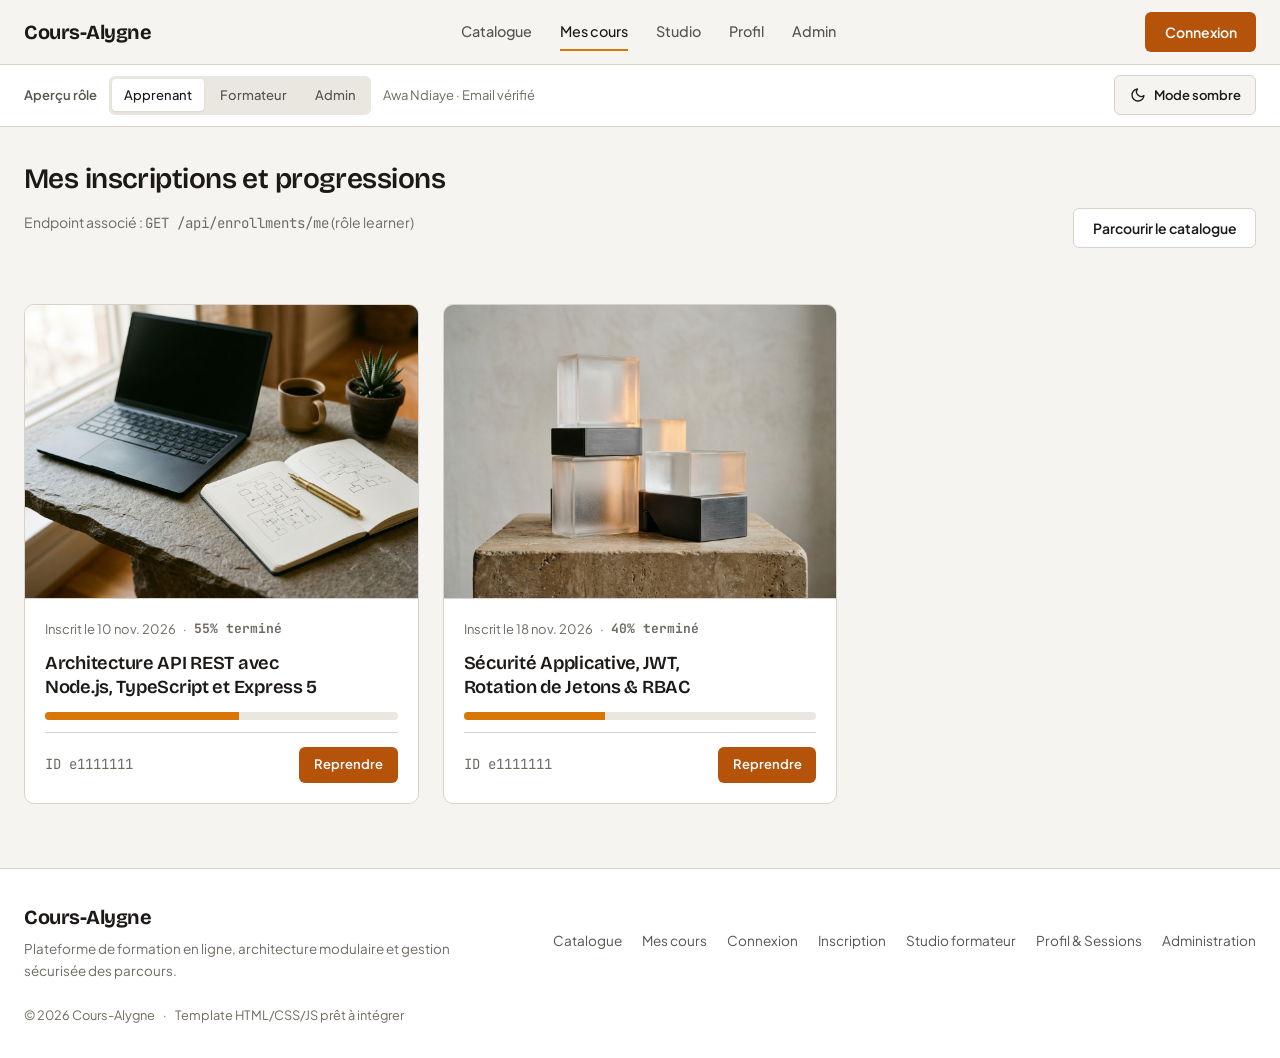
<file: mes-cours.html>
<!DOCTYPE html>
<html lang="fr">
  <head>
    <meta charset="UTF-8" />
    <meta name="viewport" content="width=device-width, initial-scale=1.0" />
    <meta
      name="description"
      content="Suivi personnel de vos inscriptions aux cours et progression globale — Cours-Alygne."
    />
    <title>Mes cours &amp; Inscriptions — Cours-Alygne</title>
    <link rel="preconnect" href="https://fonts.googleapis.com" />
    <link rel="preconnect" href="https://fonts.gstatic.com" crossorigin />
    <link
      href="https://fonts.googleapis.com/css2?family=Bricolage+Grotesque:opsz,wght@12..96,500;12..96,600;12..96,700&family=JetBrains+Mono:wght@400;500&family=Plus+Jakarta+Sans:wght@400;500;600;700&display=swap"
      rel="stylesheet"
    />
    <script>
      ;(() => {
        try {
          const saved = localStorage.getItem('cours-alygne-theme')
          const prefersDark =
            window.matchMedia && window.matchMedia('(prefers-color-scheme: dark)').matches
          if (saved === 'dark' || (!saved && prefersDark)) {
            document.documentElement.classList.add('dark')
          }
        } catch (_e) {}
      })()
    </script>
    <link rel="stylesheet" href="styles.css" />
  </head>
  <body data-page="mes-cours">
    <a class="skip-link" href="#app-root">Aller au contenu principal</a>

    <header class="topbar" role="banner">
      <div class="topbar-inner">
        <a href="index.html" class="brand-wordmark">Cours-Alygne</a>
        <nav class="topbar-nav" aria-label="Navigation principale">
          <a href="index.html" class="nav-link" data-nav="catalogue">Catalogue</a>
          <a href="mes-cours.html" class="nav-link is-active" data-nav="mes-cours">Mes cours</a>
          <a href="studio.html" class="nav-link" data-nav="studio">Studio</a>
          <a href="profil.html" class="nav-link" data-nav="profil">Profil</a>
          <a href="admin.html" class="nav-link" data-nav="admin">Admin</a>
        </nav>
        <div class="topbar-actions">
          <a href="connexion.html" class="btn btn-primary btn-nav-cta" id="header-auth-cta" data-nav="connexion">
            Connexion
          </a>
          <button
            type="button"
            class="mobile-menu-btn"
            id="mobile-menu-toggle"
            aria-expanded="false"
            aria-controls="mobile-drawer"
            aria-label="Ouvrir le menu"
          >
            <svg width="20" height="20" viewBox="0 0 24 24" fill="none" stroke="currentColor" stroke-width="2" stroke-linecap="round" aria-hidden="true">
              <line x1="4" y1="7" x2="20" y2="7" />
              <line x1="4" y1="12" x2="20" y2="12" />
              <line x1="4" y1="17" x2="20" y2="17" />
            </svg>
          </button>
        </div>
      </div>

      <div class="mobile-drawer" id="mobile-drawer" hidden>
        <nav class="mobile-nav" aria-label="Navigation mobile">
          <a href="index.html" class="mobile-nav-link" data-nav="catalogue">Catalogue</a>
          <a href="mes-cours.html" class="mobile-nav-link is-active" data-nav="mes-cours">Mes cours</a>
          <a href="studio.html" class="mobile-nav-link" data-nav="studio">Studio</a>
          <a href="profil.html" class="mobile-nav-link" data-nav="profil">Profil</a>
          <a href="admin.html" class="mobile-nav-link" data-nav="admin">Admin</a>
          <a href="connexion.html" class="mobile-nav-link mobile-nav-cta" data-nav="connexion">Connexion</a>
          <a href="inscription.html" class="mobile-nav-link" data-nav="inscription">Inscription</a>
        </nav>
      </div>
    </header>

    <div class="workspace-bar" role="region" aria-label="Barre d'outils d'aperçu et thème">
      <div class="workspace-bar-inner">
        <div class="workspace-role-group">
          <span class="workspace-label">Aperçu rôle</span>
          <div class="segmented" role="group" aria-label="Simuler un rôle utilisateur">
            <button type="button" class="segmented-btn" data-role-switch="learner">Apprenant</button>
            <button type="button" class="segmented-btn" data-role-switch="teacher">Formateur</button>
            <button type="button" class="segmented-btn" data-role-switch="admin">Admin</button>
          </div>
          <span class="workspace-session-text" id="workspace-session-label"></span>
        </div>
        <div class="workspace-controls">
          <button type="button" class="theme-toggle" id="theme-toggle-btn" aria-label="Basculer le thème clair ou sombre">
            <span class="theme-icon-sun" aria-hidden="true">
              <svg width="16" height="16" viewBox="0 0 24 24" fill="none" stroke="currentColor" stroke-width="2" stroke-linecap="round" stroke-linejoin="round">
                <circle cx="12" cy="12" r="4" />
                <path d="M12 2v2M12 20v2M4.93 4.93l1.41 1.41M17.66 17.66l1.41 1.41M2 12h2M20 12h2M6.34 17.66l-1.41 1.41M19.07 4.93l-1.41 1.41" />
              </svg>
            </span>
            <span class="theme-icon-moon" aria-hidden="true">
              <svg width="16" height="16" viewBox="0 0 24 24" fill="none" stroke="currentColor" stroke-width="2" stroke-linecap="round" stroke-linejoin="round">
                <path d="M21 12.79A9 9 0 1 1 11.21 3 7 7 0 0 0 21 12.79z" />
              </svg>
            </span>
            <span id="theme-toggle-label">Mode sombre</span>
          </button>
        </div>
      </div>
    </div>

    <main id="app-root" class="main-container" tabindex="-1"></main>

    <footer class="site-footer">
      <div class="footer-inner">
        <div class="footer-brand">
          <a href="index.html" class="brand-wordmark">Cours-Alygne</a>
          <p class="footer-copy">
            Plateforme de formation en ligne, architecture modulaire et gestion sécurisée des parcours.
          </p>
        </div>
        <div class="footer-links">
          <a href="index.html">Catalogue</a>
          <a href="mes-cours.html">Mes cours</a>
          <a href="connexion.html">Connexion</a>
          <a href="inscription.html">Inscription</a>
          <a href="studio.html">Studio formateur</a>
          <a href="profil.html">Profil &amp; Sessions</a>
          <a href="admin.html">Administration</a>
        </div>
        <div class="footer-legal">
          <span>© 2026 Cours-Alygne</span>
          <span aria-hidden="true">·</span>
          <span>Template HTML/CSS/JS prêt à intégrer</span>
        </div>
      </div>
    </footer>

    <div class="toast-region" id="toast-region" aria-live="polite" aria-atomic="true"></div>
    <script type="module" src="js/app.js"></script>
  </body>
</html>
</file>
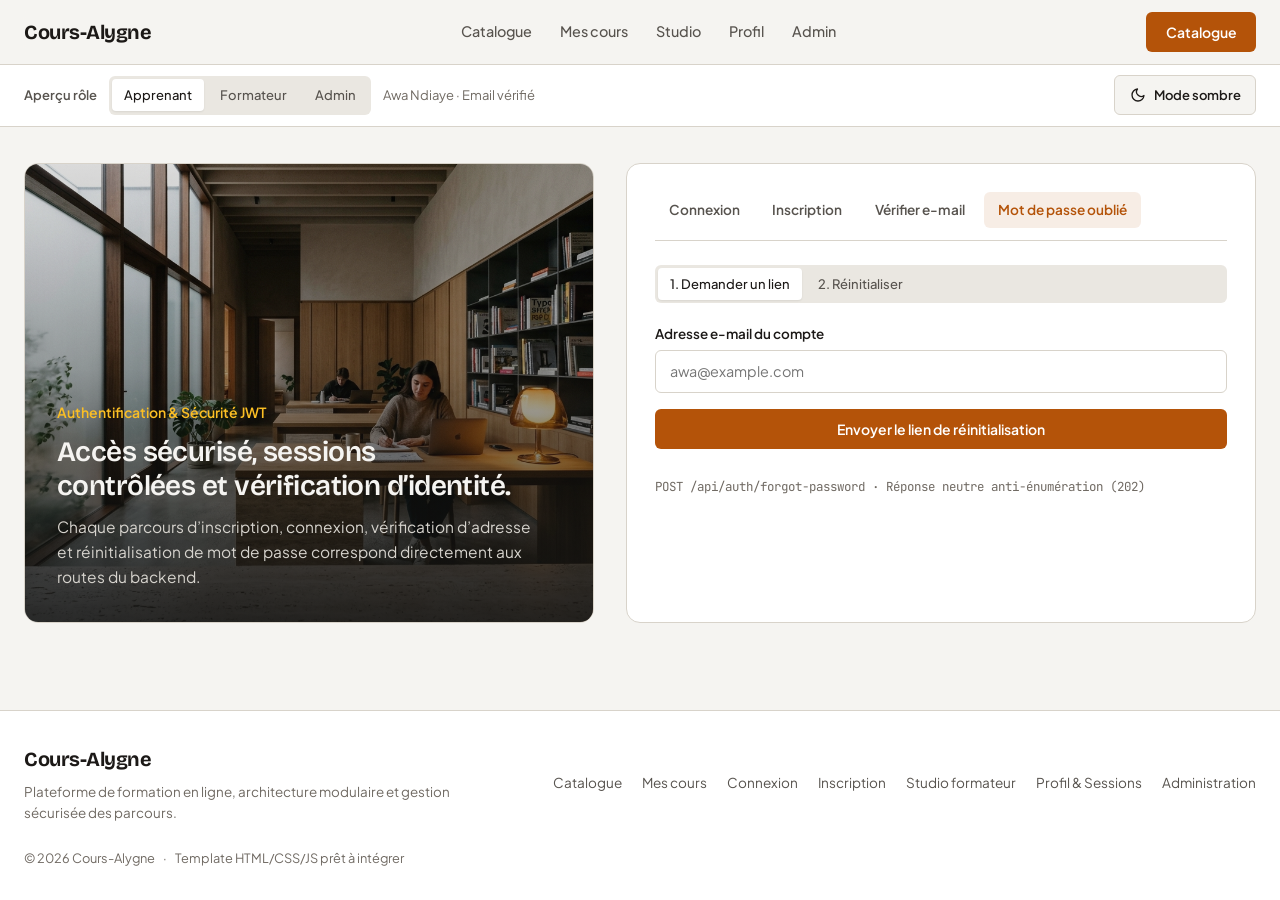
<file: mot-de-passe-oublie.html>
<!DOCTYPE html>
<html lang="fr">
  <head>
    <meta charset="UTF-8" />
    <meta name="viewport" content="width=device-width, initial-scale=1.0" />
    <meta
      name="description"
      content="Demande et réinitialisation sécurisée du mot de passe — Cours-Alygne."
    />
    <title>Mot de passe oublié — Cours-Alygne</title>
    <link rel="preconnect" href="https://fonts.googleapis.com" />
    <link rel="preconnect" href="https://fonts.gstatic.com" crossorigin />
    <link
      href="https://fonts.googleapis.com/css2?family=Bricolage+Grotesque:opsz,wght@12..96,500;12..96,600;12..96,700&family=JetBrains+Mono:wght@400;500&family=Plus+Jakarta+Sans:wght@400;500;600;700&display=swap"
      rel="stylesheet"
    />
    <script>
      ;(() => {
        try {
          const saved = localStorage.getItem('cours-alygne-theme')
          const prefersDark =
            window.matchMedia && window.matchMedia('(prefers-color-scheme: dark)').matches
          if (saved === 'dark' || (!saved && prefersDark)) {
            document.documentElement.classList.add('dark')
          }
        } catch (_e) {}
      })()
    </script>
    <link rel="stylesheet" href="styles.css" />
  </head>
  <body data-page="mot-de-passe-oublie">
    <a class="skip-link" href="#app-root">Aller au contenu principal</a>

    <header class="topbar" role="banner">
      <div class="topbar-inner">
        <a href="index.html" class="brand-wordmark">Cours-Alygne</a>
        <nav class="topbar-nav" aria-label="Navigation principale">
          <a href="index.html" class="nav-link" data-nav="catalogue">Catalogue</a>
          <a href="mes-cours.html" class="nav-link" data-nav="mes-cours">Mes cours</a>
          <a href="studio.html" class="nav-link" data-nav="studio">Studio</a>
          <a href="profil.html" class="nav-link" data-nav="profil">Profil</a>
          <a href="admin.html" class="nav-link" data-nav="admin">Admin</a>
        </nav>
        <div class="topbar-actions">
          <a href="index.html" class="btn btn-primary btn-nav-cta" id="header-auth-cta" data-nav="mot-de-passe-oublie">
            Catalogue
          </a>
          <button
            type="button"
            class="mobile-menu-btn"
            id="mobile-menu-toggle"
            aria-expanded="false"
            aria-controls="mobile-drawer"
            aria-label="Ouvrir le menu"
          >
            <svg width="20" height="20" viewBox="0 0 24 24" fill="none" stroke="currentColor" stroke-width="2" stroke-linecap="round" aria-hidden="true">
              <line x1="4" y1="7" x2="20" y2="7" />
              <line x1="4" y1="12" x2="20" y2="12" />
              <line x1="4" y1="17" x2="20" y2="17" />
            </svg>
          </button>
        </div>
      </div>

      <div class="mobile-drawer" id="mobile-drawer" hidden>
        <nav class="mobile-nav" aria-label="Navigation mobile">
          <a href="index.html" class="mobile-nav-link" data-nav="catalogue">Catalogue</a>
          <a href="mes-cours.html" class="mobile-nav-link" data-nav="mes-cours">Mes cours</a>
          <a href="studio.html" class="mobile-nav-link" data-nav="studio">Studio</a>
          <a href="profil.html" class="mobile-nav-link" data-nav="profil">Profil</a>
          <a href="admin.html" class="mobile-nav-link" data-nav="admin">Admin</a>
          <a href="connexion.html" class="mobile-nav-link mobile-nav-cta" data-nav="connexion">Connexion</a>
          <a href="inscription.html" class="mobile-nav-link" data-nav="inscription">Inscription</a>
        </nav>
      </div>
    </header>

    <div class="workspace-bar" role="region" aria-label="Barre d'outils d'aperçu et thème">
      <div class="workspace-bar-inner">
        <div class="workspace-role-group">
          <span class="workspace-label">Aperçu rôle</span>
          <div class="segmented" role="group" aria-label="Simuler un rôle utilisateur">
            <button type="button" class="segmented-btn" data-role-switch="learner">Apprenant</button>
            <button type="button" class="segmented-btn" data-role-switch="teacher">Formateur</button>
            <button type="button" class="segmented-btn" data-role-switch="admin">Admin</button>
          </div>
          <span class="workspace-session-text" id="workspace-session-label"></span>
        </div>
        <div class="workspace-controls">
          <button type="button" class="theme-toggle" id="theme-toggle-btn" aria-label="Basculer le thème clair ou sombre">
            <span class="theme-icon-sun" aria-hidden="true">
              <svg width="16" height="16" viewBox="0 0 24 24" fill="none" stroke="currentColor" stroke-width="2" stroke-linecap="round" stroke-linejoin="round">
                <circle cx="12" cy="12" r="4" />
                <path d="M12 2v2M12 20v2M4.93 4.93l1.41 1.41M17.66 17.66l1.41 1.41M2 12h2M20 12h2M6.34 17.66l-1.41 1.41M19.07 4.93l-1.41 1.41" />
              </svg>
            </span>
            <span class="theme-icon-moon" aria-hidden="true">
              <svg width="16" height="16" viewBox="0 0 24 24" fill="none" stroke="currentColor" stroke-width="2" stroke-linecap="round" stroke-linejoin="round">
                <path d="M21 12.79A9 9 0 1 1 11.21 3 7 7 0 0 0 21 12.79z" />
              </svg>
            </span>
            <span id="theme-toggle-label">Mode sombre</span>
          </button>
        </div>
      </div>
    </div>

    <main id="app-root" class="main-container" tabindex="-1"></main>

    <footer class="site-footer">
      <div class="footer-inner">
        <div class="footer-brand">
          <a href="index.html" class="brand-wordmark">Cours-Alygne</a>
          <p class="footer-copy">
            Plateforme de formation en ligne, architecture modulaire et gestion sécurisée des parcours.
          </p>
        </div>
        <div class="footer-links">
          <a href="index.html">Catalogue</a>
          <a href="mes-cours.html">Mes cours</a>
          <a href="connexion.html">Connexion</a>
          <a href="inscription.html">Inscription</a>
          <a href="studio.html">Studio formateur</a>
          <a href="profil.html">Profil &amp; Sessions</a>
          <a href="admin.html">Administration</a>
        </div>
        <div class="footer-legal">
          <span>© 2026 Cours-Alygne</span>
          <span aria-hidden="true">·</span>
          <span>Template HTML/CSS/JS prêt à intégrer</span>
        </div>
      </div>
    </footer>

    <div class="toast-region" id="toast-region" aria-live="polite" aria-atomic="true"></div>
    <script type="module" src="js/app.js"></script>
  </body>
</html>
</file>
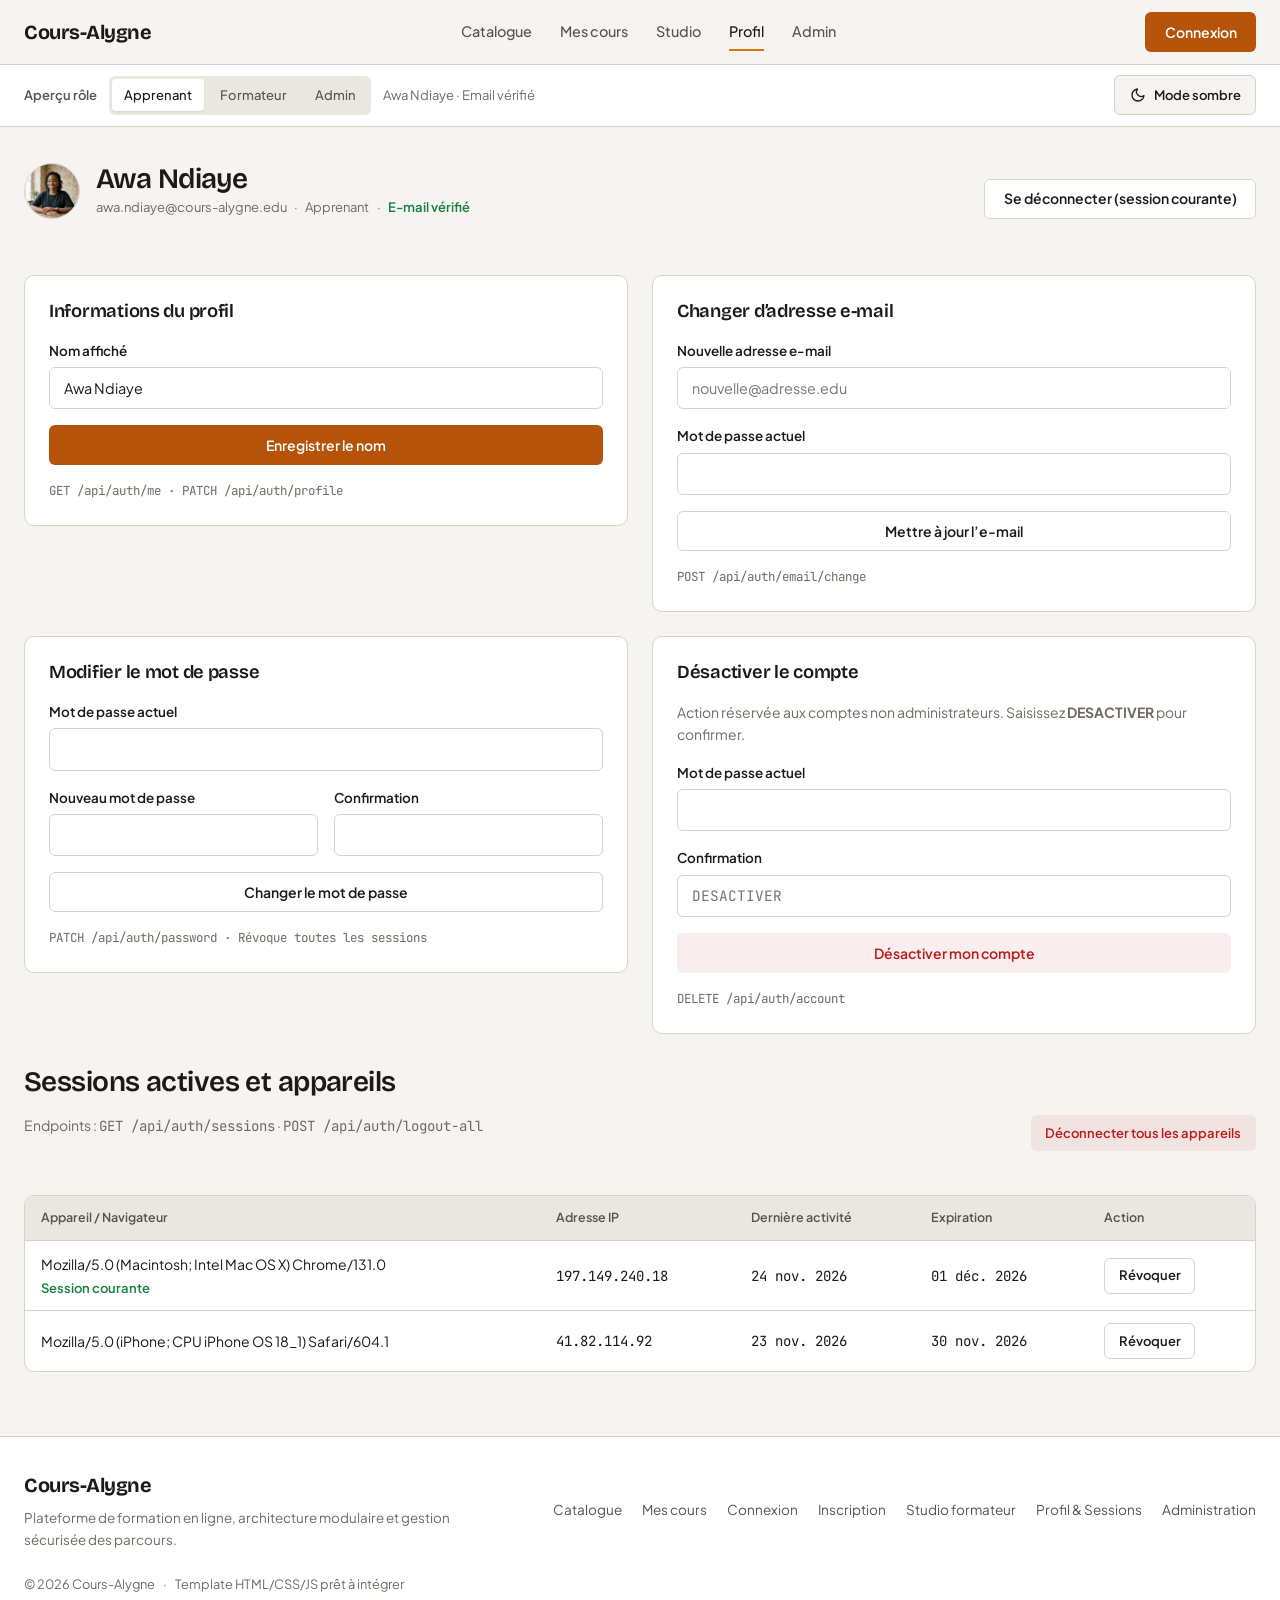
<file: profil.html>
<!DOCTYPE html>
<html lang="fr">
  <head>
    <meta charset="UTF-8" />
    <meta name="viewport" content="width=device-width, initial-scale=1.0" />
    <meta
      name="description"
      content="Gestion du profil, mot de passe, changement d'e-mail et sessions actives — Cours-Alygne."
    />
    <title>Profil &amp; Sessions — Cours-Alygne</title>
    <link rel="preconnect" href="https://fonts.googleapis.com" />
    <link rel="preconnect" href="https://fonts.gstatic.com" crossorigin />
    <link
      href="https://fonts.googleapis.com/css2?family=Bricolage+Grotesque:opsz,wght@12..96,500;12..96,600;12..96,700&family=JetBrains+Mono:wght@400;500&family=Plus+Jakarta+Sans:wght@400;500;600;700&display=swap"
      rel="stylesheet"
    />
    <script>
      ;(() => {
        try {
          const saved = localStorage.getItem('cours-alygne-theme')
          const prefersDark =
            window.matchMedia && window.matchMedia('(prefers-color-scheme: dark)').matches
          if (saved === 'dark' || (!saved && prefersDark)) {
            document.documentElement.classList.add('dark')
          }
        } catch (_e) {}
      })()
    </script>
    <link rel="stylesheet" href="styles.css" />
  </head>
  <body data-page="profil">
    <a class="skip-link" href="#app-root">Aller au contenu principal</a>

    <header class="topbar" role="banner">
      <div class="topbar-inner">
        <a href="index.html" class="brand-wordmark">Cours-Alygne</a>
        <nav class="topbar-nav" aria-label="Navigation principale">
          <a href="index.html" class="nav-link" data-nav="catalogue">Catalogue</a>
          <a href="mes-cours.html" class="nav-link" data-nav="mes-cours">Mes cours</a>
          <a href="studio.html" class="nav-link" data-nav="studio">Studio</a>
          <a href="profil.html" class="nav-link is-active" data-nav="profil">Profil</a>
          <a href="admin.html" class="nav-link" data-nav="admin">Admin</a>
        </nav>
        <div class="topbar-actions">
          <a href="connexion.html" class="btn btn-primary btn-nav-cta" id="header-auth-cta" data-nav="connexion">
            Connexion
          </a>
          <button
            type="button"
            class="mobile-menu-btn"
            id="mobile-menu-toggle"
            aria-expanded="false"
            aria-controls="mobile-drawer"
            aria-label="Ouvrir le menu"
          >
            <svg width="20" height="20" viewBox="0 0 24 24" fill="none" stroke="currentColor" stroke-width="2" stroke-linecap="round" aria-hidden="true">
              <line x1="4" y1="7" x2="20" y2="7" />
              <line x1="4" y1="12" x2="20" y2="12" />
              <line x1="4" y1="17" x2="20" y2="17" />
            </svg>
          </button>
        </div>
      </div>

      <div class="mobile-drawer" id="mobile-drawer" hidden>
        <nav class="mobile-nav" aria-label="Navigation mobile">
          <a href="index.html" class="mobile-nav-link" data-nav="catalogue">Catalogue</a>
          <a href="mes-cours.html" class="mobile-nav-link" data-nav="mes-cours">Mes cours</a>
          <a href="studio.html" class="mobile-nav-link" data-nav="studio">Studio</a>
          <a href="profil.html" class="mobile-nav-link is-active" data-nav="profil">Profil</a>
          <a href="admin.html" class="mobile-nav-link" data-nav="admin">Admin</a>
          <a href="connexion.html" class="mobile-nav-link mobile-nav-cta" data-nav="connexion">Connexion</a>
          <a href="inscription.html" class="mobile-nav-link" data-nav="inscription">Inscription</a>
        </nav>
      </div>
    </header>

    <div class="workspace-bar" role="region" aria-label="Barre d'outils d'aperçu et thème">
      <div class="workspace-bar-inner">
        <div class="workspace-role-group">
          <span class="workspace-label">Aperçu rôle</span>
          <div class="segmented" role="group" aria-label="Simuler un rôle utilisateur">
            <button type="button" class="segmented-btn" data-role-switch="learner">Apprenant</button>
            <button type="button" class="segmented-btn" data-role-switch="teacher">Formateur</button>
            <button type="button" class="segmented-btn" data-role-switch="admin">Admin</button>
          </div>
          <span class="workspace-session-text" id="workspace-session-label"></span>
        </div>
        <div class="workspace-controls">
          <button type="button" class="theme-toggle" id="theme-toggle-btn" aria-label="Basculer le thème clair ou sombre">
            <span class="theme-icon-sun" aria-hidden="true">
              <svg width="16" height="16" viewBox="0 0 24 24" fill="none" stroke="currentColor" stroke-width="2" stroke-linecap="round" stroke-linejoin="round">
                <circle cx="12" cy="12" r="4" />
                <path d="M12 2v2M12 20v2M4.93 4.93l1.41 1.41M17.66 17.66l1.41 1.41M2 12h2M20 12h2M6.34 17.66l-1.41 1.41M19.07 4.93l-1.41 1.41" />
              </svg>
            </span>
            <span class="theme-icon-moon" aria-hidden="true">
              <svg width="16" height="16" viewBox="0 0 24 24" fill="none" stroke="currentColor" stroke-width="2" stroke-linecap="round" stroke-linejoin="round">
                <path d="M21 12.79A9 9 0 1 1 11.21 3 7 7 0 0 0 21 12.79z" />
              </svg>
            </span>
            <span id="theme-toggle-label">Mode sombre</span>
          </button>
        </div>
      </div>
    </div>

    <main id="app-root" class="main-container" tabindex="-1"></main>

    <footer class="site-footer">
      <div class="footer-inner">
        <div class="footer-brand">
          <a href="index.html" class="brand-wordmark">Cours-Alygne</a>
          <p class="footer-copy">
            Plateforme de formation en ligne, architecture modulaire et gestion sécurisée des parcours.
          </p>
        </div>
        <div class="footer-links">
          <a href="index.html">Catalogue</a>
          <a href="mes-cours.html">Mes cours</a>
          <a href="connexion.html">Connexion</a>
          <a href="inscription.html">Inscription</a>
          <a href="studio.html">Studio formateur</a>
          <a href="profil.html">Profil &amp; Sessions</a>
          <a href="admin.html">Administration</a>
        </div>
        <div class="footer-legal">
          <span>© 2026 Cours-Alygne</span>
          <span aria-hidden="true">·</span>
          <span>Template HTML/CSS/JS prêt à intégrer</span>
        </div>
      </div>
    </footer>

    <div class="toast-region" id="toast-region" aria-live="polite" aria-atomic="true"></div>
    <script type="module" src="js/app.js"></script>
  </body>
</html>
</file>
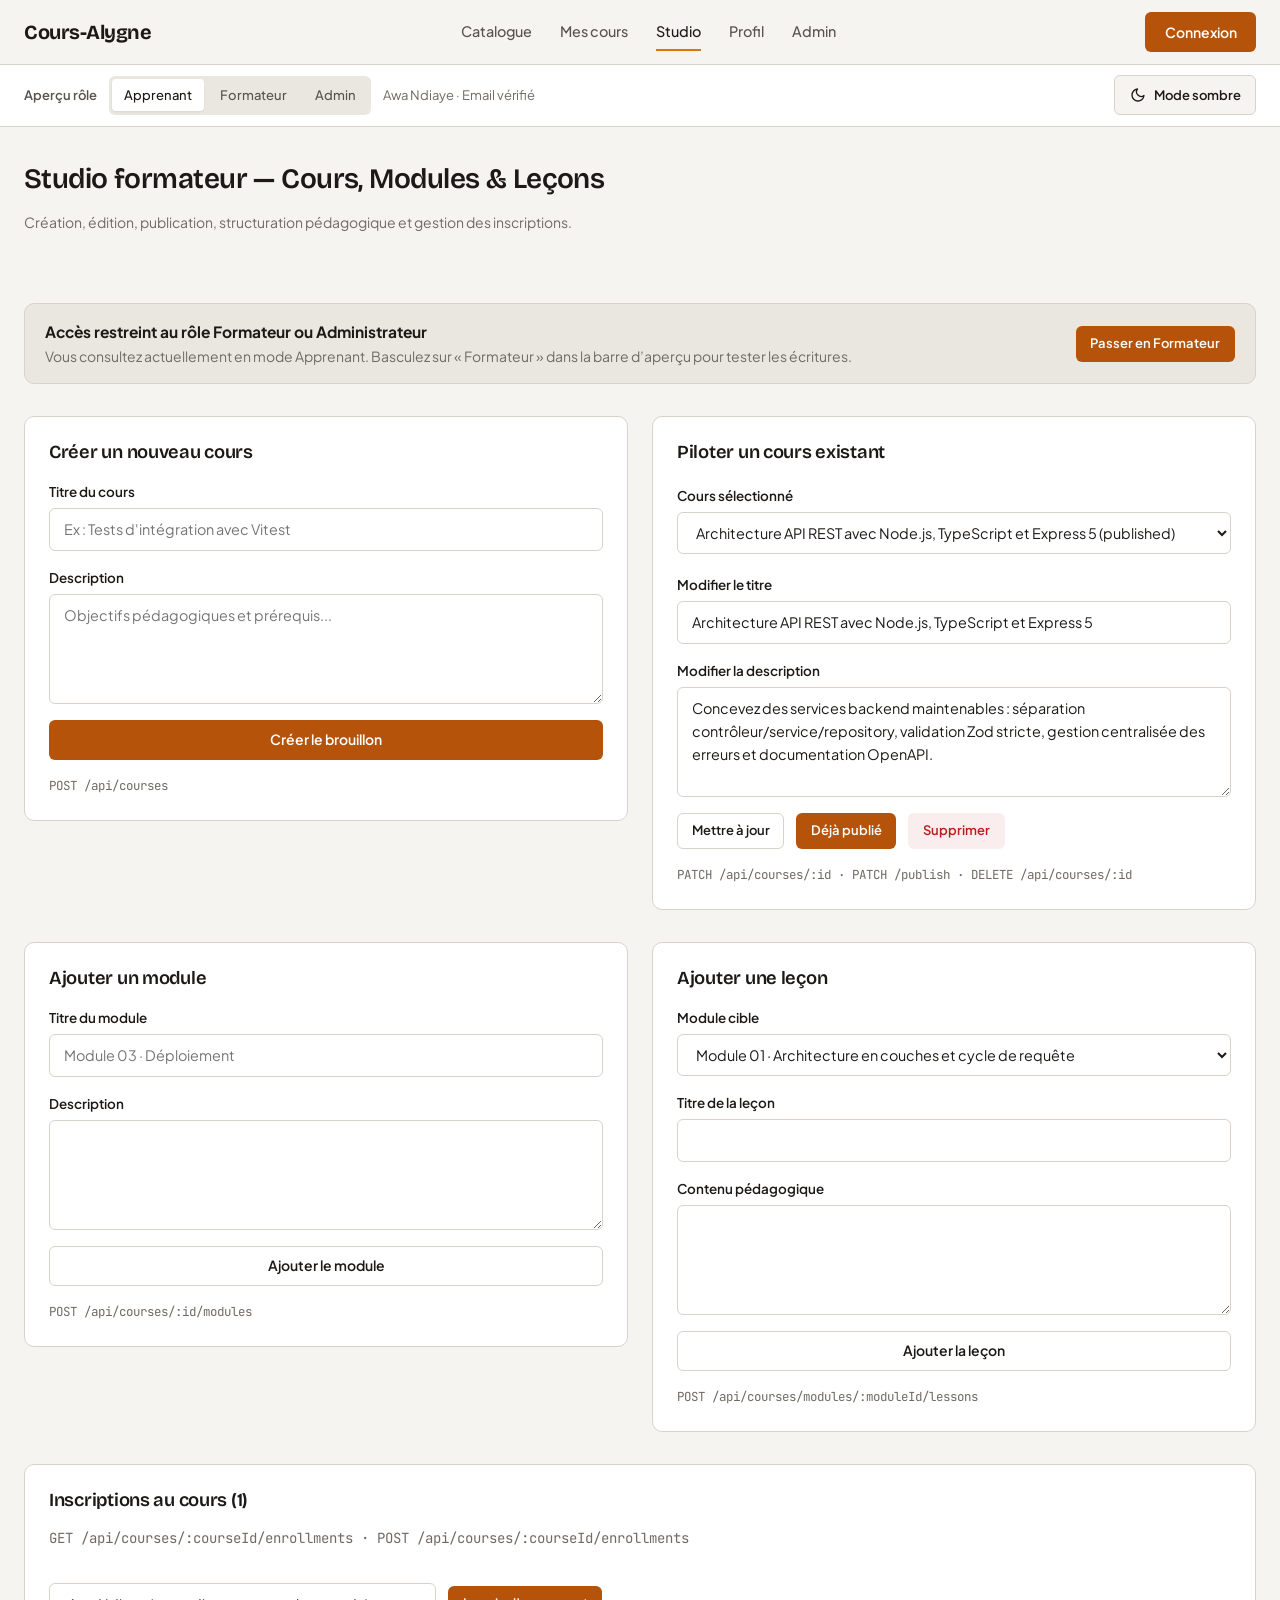
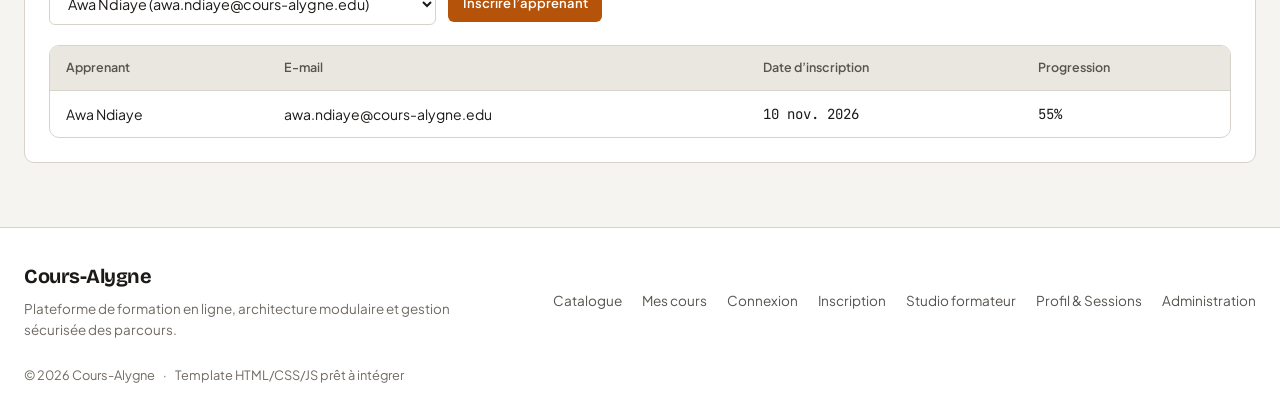
<file: studio.html>
<!DOCTYPE html>
<html lang="fr">
  <head>
    <meta charset="UTF-8" />
    <meta name="viewport" content="width=device-width, initial-scale=1.0" />
    <meta
      name="description"
      content="Studio formateur : création, édition et publication de cours, modules, leçons et inscriptions — Cours-Alygne."
    />
    <title>Studio formateur — Cours-Alygne</title>
    <link rel="preconnect" href="https://fonts.googleapis.com" />
    <link rel="preconnect" href="https://fonts.gstatic.com" crossorigin />
    <link
      href="https://fonts.googleapis.com/css2?family=Bricolage+Grotesque:opsz,wght@12..96,500;12..96,600;12..96,700&family=JetBrains+Mono:wght@400;500&family=Plus+Jakarta+Sans:wght@400;500;600;700&display=swap"
      rel="stylesheet"
    />
    <script>
      ;(() => {
        try {
          const saved = localStorage.getItem('cours-alygne-theme')
          const prefersDark =
            window.matchMedia && window.matchMedia('(prefers-color-scheme: dark)').matches
          if (saved === 'dark' || (!saved && prefersDark)) {
            document.documentElement.classList.add('dark')
          }
        } catch (_e) {}
      })()
    </script>
    <link rel="stylesheet" href="styles.css" />
  </head>
  <body data-page="studio">
    <a class="skip-link" href="#app-root">Aller au contenu principal</a>

    <header class="topbar" role="banner">
      <div class="topbar-inner">
        <a href="index.html" class="brand-wordmark">Cours-Alygne</a>
        <nav class="topbar-nav" aria-label="Navigation principale">
          <a href="index.html" class="nav-link" data-nav="catalogue">Catalogue</a>
          <a href="mes-cours.html" class="nav-link" data-nav="mes-cours">Mes cours</a>
          <a href="studio.html" class="nav-link is-active" data-nav="studio">Studio</a>
          <a href="profil.html" class="nav-link" data-nav="profil">Profil</a>
          <a href="admin.html" class="nav-link" data-nav="admin">Admin</a>
        </nav>
        <div class="topbar-actions">
          <a href="connexion.html" class="btn btn-primary btn-nav-cta" id="header-auth-cta" data-nav="connexion">
            Connexion
          </a>
          <button
            type="button"
            class="mobile-menu-btn"
            id="mobile-menu-toggle"
            aria-expanded="false"
            aria-controls="mobile-drawer"
            aria-label="Ouvrir le menu"
          >
            <svg width="20" height="20" viewBox="0 0 24 24" fill="none" stroke="currentColor" stroke-width="2" stroke-linecap="round" aria-hidden="true">
              <line x1="4" y1="7" x2="20" y2="7" />
              <line x1="4" y1="12" x2="20" y2="12" />
              <line x1="4" y1="17" x2="20" y2="17" />
            </svg>
          </button>
        </div>
      </div>

      <div class="mobile-drawer" id="mobile-drawer" hidden>
        <nav class="mobile-nav" aria-label="Navigation mobile">
          <a href="index.html" class="mobile-nav-link" data-nav="catalogue">Catalogue</a>
          <a href="mes-cours.html" class="mobile-nav-link" data-nav="mes-cours">Mes cours</a>
          <a href="studio.html" class="mobile-nav-link is-active" data-nav="studio">Studio</a>
          <a href="profil.html" class="mobile-nav-link" data-nav="profil">Profil</a>
          <a href="admin.html" class="mobile-nav-link" data-nav="admin">Admin</a>
          <a href="connexion.html" class="mobile-nav-link mobile-nav-cta" data-nav="connexion">Connexion</a>
          <a href="inscription.html" class="mobile-nav-link" data-nav="inscription">Inscription</a>
        </nav>
      </div>
    </header>

    <div class="workspace-bar" role="region" aria-label="Barre d'outils d'aperçu et thème">
      <div class="workspace-bar-inner">
        <div class="workspace-role-group">
          <span class="workspace-label">Aperçu rôle</span>
          <div class="segmented" role="group" aria-label="Simuler un rôle utilisateur">
            <button type="button" class="segmented-btn" data-role-switch="learner">Apprenant</button>
            <button type="button" class="segmented-btn" data-role-switch="teacher">Formateur</button>
            <button type="button" class="segmented-btn" data-role-switch="admin">Admin</button>
          </div>
          <span class="workspace-session-text" id="workspace-session-label"></span>
        </div>
        <div class="workspace-controls">
          <button type="button" class="theme-toggle" id="theme-toggle-btn" aria-label="Basculer le thème clair ou sombre">
            <span class="theme-icon-sun" aria-hidden="true">
              <svg width="16" height="16" viewBox="0 0 24 24" fill="none" stroke="currentColor" stroke-width="2" stroke-linecap="round" stroke-linejoin="round">
                <circle cx="12" cy="12" r="4" />
                <path d="M12 2v2M12 20v2M4.93 4.93l1.41 1.41M17.66 17.66l1.41 1.41M2 12h2M20 12h2M6.34 17.66l-1.41 1.41M19.07 4.93l-1.41 1.41" />
              </svg>
            </span>
            <span class="theme-icon-moon" aria-hidden="true">
              <svg width="16" height="16" viewBox="0 0 24 24" fill="none" stroke="currentColor" stroke-width="2" stroke-linecap="round" stroke-linejoin="round">
                <path d="M21 12.79A9 9 0 1 1 11.21 3 7 7 0 0 0 21 12.79z" />
              </svg>
            </span>
            <span id="theme-toggle-label">Mode sombre</span>
          </button>
        </div>
      </div>
    </div>

    <main id="app-root" class="main-container" tabindex="-1"></main>

    <footer class="site-footer">
      <div class="footer-inner">
        <div class="footer-brand">
          <a href="index.html" class="brand-wordmark">Cours-Alygne</a>
          <p class="footer-copy">
            Plateforme de formation en ligne, architecture modulaire et gestion sécurisée des parcours.
          </p>
        </div>
        <div class="footer-links">
          <a href="index.html">Catalogue</a>
          <a href="mes-cours.html">Mes cours</a>
          <a href="connexion.html">Connexion</a>
          <a href="inscription.html">Inscription</a>
          <a href="studio.html">Studio formateur</a>
          <a href="profil.html">Profil &amp; Sessions</a>
          <a href="admin.html">Administration</a>
        </div>
        <div class="footer-legal">
          <span>© 2026 Cours-Alygne</span>
          <span aria-hidden="true">·</span>
          <span>Template HTML/CSS/JS prêt à intégrer</span>
        </div>
      </div>
    </footer>

    <div class="toast-region" id="toast-region" aria-live="polite" aria-atomic="true"></div>
    <script type="module" src="js/app.js"></script>
  </body>
</html>
</file>
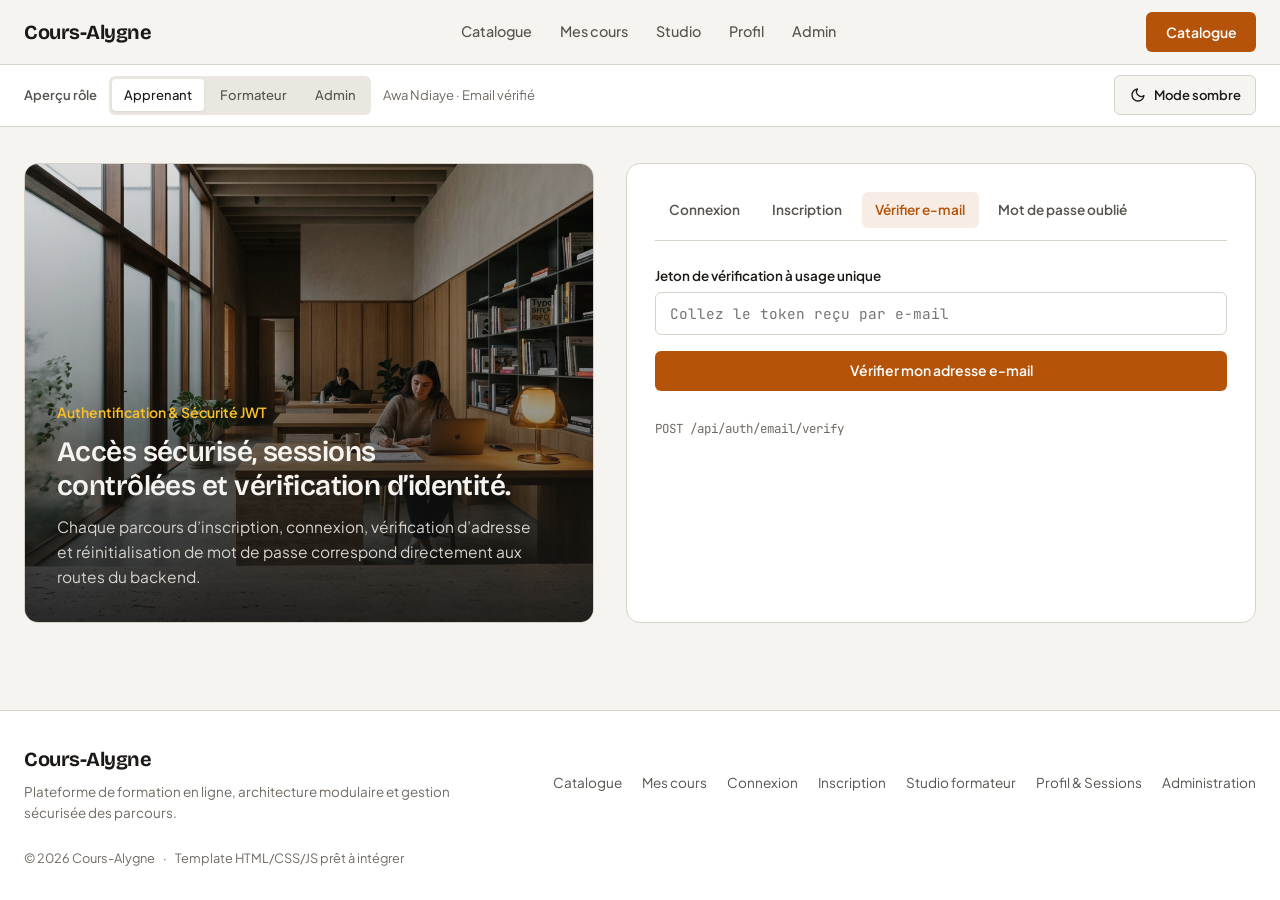
<file: verification-email.html>
<!DOCTYPE html>
<html lang="fr">
  <head>
    <meta charset="UTF-8" />
    <meta name="viewport" content="width=device-width, initial-scale=1.0" />
    <meta
      name="description"
      content="Validation de votre adresse e-mail avec jeton à usage unique — Cours-Alygne."
    />
    <title>Vérification e-mail — Cours-Alygne</title>
    <link rel="preconnect" href="https://fonts.googleapis.com" />
    <link rel="preconnect" href="https://fonts.gstatic.com" crossorigin />
    <link
      href="https://fonts.googleapis.com/css2?family=Bricolage+Grotesque:opsz,wght@12..96,500;12..96,600;12..96,700&family=JetBrains+Mono:wght@400;500&family=Plus+Jakarta+Sans:wght@400;500;600;700&display=swap"
      rel="stylesheet"
    />
    <script>
      ;(() => {
        try {
          const saved = localStorage.getItem('cours-alygne-theme')
          const prefersDark =
            window.matchMedia && window.matchMedia('(prefers-color-scheme: dark)').matches
          if (saved === 'dark' || (!saved && prefersDark)) {
            document.documentElement.classList.add('dark')
          }
        } catch (_e) {}
      })()
    </script>
    <link rel="stylesheet" href="styles.css" />
  </head>
  <body data-page="verification-email">
    <a class="skip-link" href="#app-root">Aller au contenu principal</a>

    <header class="topbar" role="banner">
      <div class="topbar-inner">
        <a href="index.html" class="brand-wordmark">Cours-Alygne</a>
        <nav class="topbar-nav" aria-label="Navigation principale">
          <a href="index.html" class="nav-link" data-nav="catalogue">Catalogue</a>
          <a href="mes-cours.html" class="nav-link" data-nav="mes-cours">Mes cours</a>
          <a href="studio.html" class="nav-link" data-nav="studio">Studio</a>
          <a href="profil.html" class="nav-link" data-nav="profil">Profil</a>
          <a href="admin.html" class="nav-link" data-nav="admin">Admin</a>
        </nav>
        <div class="topbar-actions">
          <a href="index.html" class="btn btn-primary btn-nav-cta" id="header-auth-cta" data-nav="verification-email">
            Catalogue
          </a>
          <button
            type="button"
            class="mobile-menu-btn"
            id="mobile-menu-toggle"
            aria-expanded="false"
            aria-controls="mobile-drawer"
            aria-label="Ouvrir le menu"
          >
            <svg width="20" height="20" viewBox="0 0 24 24" fill="none" stroke="currentColor" stroke-width="2" stroke-linecap="round" aria-hidden="true">
              <line x1="4" y1="7" x2="20" y2="7" />
              <line x1="4" y1="12" x2="20" y2="12" />
              <line x1="4" y1="17" x2="20" y2="17" />
            </svg>
          </button>
        </div>
      </div>

      <div class="mobile-drawer" id="mobile-drawer" hidden>
        <nav class="mobile-nav" aria-label="Navigation mobile">
          <a href="index.html" class="mobile-nav-link" data-nav="catalogue">Catalogue</a>
          <a href="mes-cours.html" class="mobile-nav-link" data-nav="mes-cours">Mes cours</a>
          <a href="studio.html" class="mobile-nav-link" data-nav="studio">Studio</a>
          <a href="profil.html" class="mobile-nav-link" data-nav="profil">Profil</a>
          <a href="admin.html" class="mobile-nav-link" data-nav="admin">Admin</a>
          <a href="connexion.html" class="mobile-nav-link mobile-nav-cta" data-nav="connexion">Connexion</a>
          <a href="inscription.html" class="mobile-nav-link" data-nav="inscription">Inscription</a>
        </nav>
      </div>
    </header>

    <div class="workspace-bar" role="region" aria-label="Barre d'outils d'aperçu et thème">
      <div class="workspace-bar-inner">
        <div class="workspace-role-group">
          <span class="workspace-label">Aperçu rôle</span>
          <div class="segmented" role="group" aria-label="Simuler un rôle utilisateur">
            <button type="button" class="segmented-btn" data-role-switch="learner">Apprenant</button>
            <button type="button" class="segmented-btn" data-role-switch="teacher">Formateur</button>
            <button type="button" class="segmented-btn" data-role-switch="admin">Admin</button>
          </div>
          <span class="workspace-session-text" id="workspace-session-label"></span>
        </div>
        <div class="workspace-controls">
          <button type="button" class="theme-toggle" id="theme-toggle-btn" aria-label="Basculer le thème clair ou sombre">
            <span class="theme-icon-sun" aria-hidden="true">
              <svg width="16" height="16" viewBox="0 0 24 24" fill="none" stroke="currentColor" stroke-width="2" stroke-linecap="round" stroke-linejoin="round">
                <circle cx="12" cy="12" r="4" />
                <path d="M12 2v2M12 20v2M4.93 4.93l1.41 1.41M17.66 17.66l1.41 1.41M2 12h2M20 12h2M6.34 17.66l-1.41 1.41M19.07 4.93l-1.41 1.41" />
              </svg>
            </span>
            <span class="theme-icon-moon" aria-hidden="true">
              <svg width="16" height="16" viewBox="0 0 24 24" fill="none" stroke="currentColor" stroke-width="2" stroke-linecap="round" stroke-linejoin="round">
                <path d="M21 12.79A9 9 0 1 1 11.21 3 7 7 0 0 0 21 12.79z" />
              </svg>
            </span>
            <span id="theme-toggle-label">Mode sombre</span>
          </button>
        </div>
      </div>
    </div>

    <main id="app-root" class="main-container" tabindex="-1"></main>

    <footer class="site-footer">
      <div class="footer-inner">
        <div class="footer-brand">
          <a href="index.html" class="brand-wordmark">Cours-Alygne</a>
          <p class="footer-copy">
            Plateforme de formation en ligne, architecture modulaire et gestion sécurisée des parcours.
          </p>
        </div>
        <div class="footer-links">
          <a href="index.html">Catalogue</a>
          <a href="mes-cours.html">Mes cours</a>
          <a href="connexion.html">Connexion</a>
          <a href="inscription.html">Inscription</a>
          <a href="studio.html">Studio formateur</a>
          <a href="profil.html">Profil &amp; Sessions</a>
          <a href="admin.html">Administration</a>
        </div>
        <div class="footer-legal">
          <span>© 2026 Cours-Alygne</span>
          <span aria-hidden="true">·</span>
          <span>Template HTML/CSS/JS prêt à intégrer</span>
        </div>
      </div>
    </footer>

    <div class="toast-region" id="toast-region" aria-live="polite" aria-atomic="true"></div>
    <script type="module" src="js/app.js"></script>
  </body>
</html>
</file>
<file: styles.css>
/* ==========================================================================
   Cours-Alygne — Studio Moderne Chaleureux (Graphite, Pierre & Ambre)
   Dual-Theme (:root Clair + html.dark Sombre) · 60-30-10 · Zéro pilule statique
   ========================================================================== */

:root {
  --font-display: 'Bricolage Grotesque', system-ui, -apple-system, sans-serif;
  --font-body: 'Plus Jakarta Sans', system-ui, -apple-system, sans-serif;
  --font-mono: 'JetBrains Mono', ui-monospace, SFMono-Regular, monospace;

  /* 60% Toile dominante (Pierre chaude) */
  --bg-canvas: #f5f4f1;
  /* 30% Surfaces structurelles */
  --bg-surface: #ffffff;
  --bg-subtle: #eae7e1;
  --bg-topbar: rgba(245, 244, 241, 0.9);
  --border-hairline: #d8d3ca;
  --border-strong: #b6afa3;

  /* Textes graphite haute lisibilité */
  --text-primary: #1c1917;
  --text-secondary: #57534e;
  --text-muted: #706a63;

  /* 10% Accent Ambre (contraste WCAG AA >= 4.5:1 avec texte blanc) */
  --accent: #b45309;
  --accent-hover: #92400e;
  --accent-ink: #ffffff;
  --accent-soft: rgba(180, 83, 9, 0.1);
  --accent-highlight: #d97706;

  /* États sémantiques (toujours accompagnés de libellé) */
  --status-success: #15803d;
  --status-success-bg: rgba(21, 128, 61, 0.08);
  --status-warning: #b45309;
  --status-warning-bg: rgba(180, 83, 9, 0.1);
  --status-danger: #b91c1c;
  --status-danger-bg: rgba(185, 28, 28, 0.08);

  --shadow-card: 0 1px 2px rgba(28, 25, 23, 0.04), 0 8px 24px -12px rgba(28, 25, 23, 0.08);
  --radius-sm: 6px;
  --radius-md: 10px;
  --radius-lg: 14px;
  --ease-out: cubic-bezier(0.16, 1, 0.3, 1);
  --topbar-height: 64px;
}

html.dark {
  --bg-canvas: #141413;
  --bg-surface: #1e1d1b;
  --bg-subtle: #272522;
  --bg-topbar: rgba(20, 20, 19, 0.9);
  --border-hairline: #33302b;
  --border-strong: #4a453e;

  --text-primary: #f5f4f1;
  --text-secondary: #c4bdb4;
  --text-muted: #928b82;

  --accent: #f59e0b;
  --accent-hover: #fbbf24;
  --accent-ink: #141413;
  --accent-soft: rgba(245, 158, 11, 0.14);
  --accent-highlight: #fbbf24;

  --status-success: #4ade80;
  --status-success-bg: rgba(74, 222, 128, 0.12);
  --status-warning: #fbbf24;
  --status-warning-bg: rgba(251, 191, 36, 0.14);
  --status-danger: #f87171;
  --status-danger-bg: rgba(248, 113, 113, 0.12);

  --shadow-card: 0 1px 2px rgba(0, 0, 0, 0.25), 0 10px 28px -14px rgba(0, 0, 0, 0.45);
}

*,
*::before,
*::after {
  box-sizing: border-box;
}

html {
  scroll-behavior: smooth;
  font-size: 16px;
}

body {
  margin: 0;
  min-height: 100vh;
  display: flex;
  flex-direction: column;
  font-family: var(--font-body);
  font-size: 0.96875rem;
  line-height: 1.6;
  color: var(--text-primary);
  background-color: var(--bg-canvas);
  -webkit-font-smoothing: antialiased;
  transition: background-color 200ms var(--ease-out), color 200ms var(--ease-out);
}

html.dark body {
  letter-spacing: 0.006em;
}

img {
  display: block;
  max-width: 100%;
}

a {
  color: inherit;
}

button,
input,
select,
textarea {
  font: inherit;
  color: inherit;
}

:focus-visible {
  outline: 2px solid var(--accent-highlight);
  outline-offset: 2px;
}

.skip-link {
  position: absolute;
  left: -9999px;
  top: 0;
  z-index: 200;
  padding: 0.625rem 1rem;
  background: var(--accent);
  color: var(--accent-ink);
  font-weight: 600;
  border-radius: var(--radius-sm);
}

.skip-link:focus {
  left: 1rem;
  top: 1rem;
}

/* ==========================================================================
   Top Bar Fixe (Contrat 3 zones strict : Mot-symbole — 5 liens — 1 CTA)
   ========================================================================== */

.topbar {
  position: sticky;
  top: 0;
  z-index: 100;
  width: 100%;
  background: var(--bg-topbar);
  backdrop-filter: blur(12px);
  -webkit-backdrop-filter: blur(12px);
  border-bottom: 1px solid var(--border-hairline);
}

.topbar-inner {
  max-width: 1280px;
  height: var(--topbar-height);
  margin: 0 auto;
  padding: 0 1.5rem;
  display: flex;
  align-items: center;
  justify-content: space-between;
  gap: 2rem;
}

.brand-wordmark {
  font-family: var(--font-display);
  font-size: 1.25rem;
  font-weight: 700;
  letter-spacing: -0.025em;
  text-decoration: none;
  white-space: nowrap;
  flex-shrink: 0;
  color: var(--text-primary);
}

.topbar-nav {
  display: flex;
  align-items: center;
  gap: 1.75rem;
}

.nav-link {
  position: relative;
  font-size: 0.9rem;
  font-weight: 500;
  color: var(--text-secondary);
  text-decoration: none;
  white-space: nowrap;
  flex-shrink: 0;
  padding: 0.35rem 0;
  transition: color 160ms var(--ease-out);
}

.nav-link::after {
  content: '';
  position: absolute;
  left: 0;
  right: 0;
  bottom: -2px;
  height: 2px;
  background: var(--accent-highlight);
  transform: scaleX(0);
  transform-origin: left;
  transition: transform 180ms var(--ease-out);
}

.nav-link:hover,
.nav-link.is-active {
  color: var(--text-primary);
}

.nav-link.is-active::after,
.nav-link:hover::after {
  transform: scaleX(1);
}

.topbar-actions {
  display: flex;
  align-items: center;
  gap: 0.75rem;
  flex-shrink: 0;
}

.mobile-menu-btn {
  display: none;
  align-items: center;
  justify-content: center;
  width: 44px;
  height: 44px;
  border: 1px solid var(--border-hairline);
  border-radius: var(--radius-sm);
  background: var(--bg-surface);
  cursor: pointer;
}

.mobile-drawer {
  border-top: 1px solid var(--border-hairline);
  background: var(--bg-surface);
  padding: 0.75rem 1.5rem 1.25rem;
}

.mobile-nav {
  display: flex;
  flex-direction: column;
  gap: 0.25rem;
}

.mobile-nav-link {
  display: flex;
  align-items: center;
  min-height: 44px;
  padding: 0.5rem 0.75rem;
  text-decoration: none;
  font-weight: 500;
  color: var(--text-secondary);
  border-radius: var(--radius-sm);
}

.mobile-nav-link.is-active,
.mobile-nav-link:hover {
  background: var(--bg-subtle);
  color: var(--text-primary);
}

.mobile-nav-cta {
  margin-top: 0.5rem;
  justify-content: center;
  background: var(--accent);
  color: var(--accent-ink);
  font-weight: 600;
}

/* ==========================================================================
   Barre d'outils contextuelle (sous l'en-tête : aperçu rôle + thème)
   ========================================================================== */

.workspace-bar {
  border-bottom: 1px solid var(--border-hairline);
  background: var(--bg-surface);
}

.workspace-bar-inner {
  max-width: 1280px;
  margin: 0 auto;
  padding: 0.65rem 1.5rem;
  display: flex;
  flex-wrap: wrap;
  align-items: center;
  justify-content: space-between;
  gap: 1rem;
}

.workspace-role-group {
  display: flex;
  flex-wrap: wrap;
  align-items: center;
  gap: 0.75rem;
}

.workspace-label {
  font-size: 0.8125rem;
  font-weight: 600;
  color: var(--text-secondary);
  white-space: nowrap;
}

.workspace-session-text {
  font-size: 0.8125rem;
  color: var(--text-muted);
}

.segmented {
  display: inline-flex;
  align-items: center;
  gap: 0.25rem;
  padding: 0.2rem;
  background: var(--bg-subtle);
  border-radius: var(--radius-sm);
}

.segmented-btn {
  border: 0;
  background: transparent;
  padding: 0.35rem 0.75rem;
  min-height: 32px;
  font-size: 0.8125rem;
  font-weight: 500;
  color: var(--text-secondary);
  border-radius: 4px;
  cursor: pointer;
  white-space: nowrap;
  flex-shrink: 0;
  transition: background-color 150ms var(--ease-out), color 150ms var(--ease-out);
}

.segmented-btn:hover {
  color: var(--text-primary);
}

.segmented-btn.is-active {
  background: var(--bg-surface);
  color: var(--text-primary);
  box-shadow: 0 1px 2px rgba(0, 0, 0, 0.08);
}

.theme-toggle {
  display: inline-flex;
  align-items: center;
  gap: 0.5rem;
  min-height: 40px;
  padding: 0.45rem 0.9rem;
  border: 1px solid var(--border-hairline);
  border-radius: var(--radius-sm);
  background: var(--bg-canvas);
  color: var(--text-primary);
  font-size: 0.8125rem;
  font-weight: 600;
  white-space: nowrap;
  flex-shrink: 0;
  cursor: pointer;
  transition: border-color 150ms var(--ease-out), background-color 150ms var(--ease-out);
}

.theme-toggle:hover {
  border-color: var(--border-strong);
  background: var(--bg-subtle);
}

.theme-icon-sun {
  display: none;
}
.theme-icon-moon {
  display: inline-flex;
}
html.dark .theme-icon-sun {
  display: inline-flex;
}
html.dark .theme-icon-moon {
  display: none;
}

/* ==========================================================================
   Boutons & Contrôles
   ========================================================================== */

.btn {
  display: inline-flex;
  align-items: center;
  justify-content: center;
  gap: 0.5rem;
  min-height: 40px;
  padding: 0.55rem 1.15rem;
  font-size: 0.875rem;
  font-weight: 600;
  line-height: 1.2;
  text-decoration: none;
  border-radius: var(--radius-sm);
  border: 1px solid transparent;
  white-space: nowrap;
  flex-shrink: 0;
  cursor: pointer;
  transition:
    background-color 160ms var(--ease-out),
    border-color 160ms var(--ease-out),
    transform 160ms var(--ease-out),
    color 160ms var(--ease-out);
}

.btn:active {
  transform: translateY(1px);
}

.btn-primary {
  background: var(--accent);
  color: var(--accent-ink);
}

.btn-primary:hover {
  background: var(--accent-hover);
}

.btn-secondary {
  background: var(--bg-surface);
  color: var(--text-primary);
  border-color: var(--border-hairline);
}

.btn-secondary:hover {
  background: var(--bg-subtle);
  border-color: var(--border-strong);
}

.btn-ghost {
  background: transparent;
  color: var(--text-secondary);
}

.btn-ghost:hover {
  background: var(--bg-subtle);
  color: var(--text-primary);
}

.btn-danger {
  background: var(--status-danger-bg);
  color: var(--status-danger);
  border-color: transparent;
}

.btn-danger:hover {
  border-color: var(--status-danger);
}

.btn-sm {
  min-height: 36px;
  padding: 0.4rem 0.85rem;
  font-size: 0.8125rem;
}

/* ==========================================================================
   Conteneur Principal & Typographie
   ========================================================================== */

.main-container {
  flex: 1;
  width: 100%;
  max-width: 1280px;
  margin: 0 auto;
  padding: 2.25rem 1.5rem 4rem;
}

h1,
h2,
h3,
h4 {
  font-family: var(--font-display);
  margin: 0;
  color: var(--text-primary);
  text-wrap: balance;
}

.hero-title {
  font-size: clamp(2.15rem, 3.8vw, 3.35rem);
  font-weight: 700;
  line-height: 1.08;
  letter-spacing: -0.03em;
}

.section-title {
  font-size: clamp(1.45rem, 2.2vw, 1.9rem);
  font-weight: 600;
  letter-spacing: -0.02em;
  line-height: 1.2;
}

.card-title {
  font-size: 1.15rem;
  font-weight: 600;
  letter-spacing: -0.015em;
  line-height: 1.3;
}

.lead-text {
  margin: 0;
  font-size: 1.05rem;
  line-height: 1.65;
  color: var(--text-secondary);
  max-width: 62ch;
}

.muted-text {
  color: var(--text-muted);
  font-size: 0.875rem;
}

.mono-num {
  font-family: var(--font-mono);
  font-variant-numeric: tabular-nums;
}

/* Métadonnées épurées sans pilules */
.meta-line {
  display: flex;
  flex-wrap: wrap;
  align-items: center;
  gap: 0.45rem;
  font-size: 0.8125rem;
  color: var(--text-muted);
}

.status-text {
  display: inline-flex;
  align-items: center;
  gap: 0.35rem;
  font-size: 0.8125rem;
  font-weight: 600;
}

.status-text.is-success {
  color: var(--status-success);
}
.status-text.is-warning {
  color: var(--status-warning);
}
.status-text.is-danger {
  color: var(--status-danger);
}

/* ==========================================================================
   Hero Éditorial & Bandeau KPI pleine largeur
   ========================================================================== */

.hero-split {
  display: grid;
  grid-template-columns: minmax(0, 1.05fr) minmax(0, 0.95fr);
  gap: 2.5rem;
  align-items: stretch;
  padding-bottom: 2.25rem;
}

.hero-copy {
  display: flex;
  flex-direction: column;
  justify-content: center;
  gap: 1.25rem;
  padding: 0.75rem 0;
}

.hero-kicker {
  font-size: 0.875rem;
  font-weight: 600;
  color: var(--accent);
}

.hero-actions {
  display: flex;
  flex-wrap: wrap;
  align-items: center;
  gap: 1rem;
  margin-top: 0.25rem;
}

.hero-media {
  position: relative;
  border-radius: var(--radius-lg);
  overflow: hidden;
  border: 1px solid var(--border-hairline);
  background: var(--bg-subtle);
  min-height: 320px;
}

.hero-media img {
  width: 100%;
  height: 100%;
  object-fit: cover;
}

.hero-media-scrim {
  position: absolute;
  inset: 0;
  background: linear-gradient(to top, rgba(20, 20, 19, 0.72) 0%, rgba(20, 20, 19, 0.15) 55%, transparent 100%);
  display: flex;
  align-items: flex-end;
  padding: 1.5rem;
  color: #f5f4f1;
}

.hero-caption {
  font-size: 0.875rem;
  font-weight: 500;
  max-width: 44ch;
}

.kpi-strip {
  display: grid;
  grid-template-columns: repeat(4, minmax(0, 1fr));
  border-top: 1px solid var(--border-hairline);
  border-bottom: 1px solid var(--border-hairline);
  background: var(--bg-surface);
  border-radius: var(--radius-md);
  border-left: 1px solid var(--border-hairline);
  border-right: 1px solid var(--border-hairline);
  margin-bottom: 2.75rem;
}

.kpi-item {
  padding: 1.25rem 1.5rem;
  border-right: 1px solid var(--border-hairline);
}

.kpi-item:last-child {
  border-right: 0;
}

.kpi-value {
  font-family: var(--font-display);
  font-size: 1.65rem;
  font-weight: 700;
  font-variant-numeric: tabular-nums;
  line-height: 1.15;
}

.kpi-label {
  margin-top: 0.25rem;
  font-size: 0.8125rem;
  color: var(--text-secondary);
}

/* ==========================================================================
   Catalogue & Cartes de Cours (Élévation unique, 4:3, fallback image)
   ========================================================================== */

.section-header {
  display: flex;
  flex-wrap: wrap;
  align-items: flex-end;
  justify-content: space-between;
  gap: 1.25rem;
  margin-bottom: 1.5rem;
}

.filter-toolbar {
  display: flex;
  flex-wrap: wrap;
  align-items: center;
  gap: 0.75rem;
}

.input,
.select,
.textarea {
  width: 100%;
  min-height: 42px;
  padding: 0.55rem 0.85rem;
  border: 1px solid var(--border-hairline);
  border-radius: var(--radius-sm);
  background: var(--bg-surface);
  color: var(--text-primary);
  font-size: 0.9rem;
  transition: border-color 150ms var(--ease-out);
}

.input:focus,
.select:focus,
.textarea:focus {
  border-color: var(--accent-highlight);
  outline: none;
}

.textarea {
  min-height: 110px;
  resize: vertical;
}

.search-input-wrap {
  position: relative;
  min-width: 240px;
}

.search-input-wrap .input {
  padding-left: 2.35rem;
}

.search-icon {
  position: absolute;
  left: 0.75rem;
  top: 50%;
  transform: translateY(-50%);
  color: var(--text-muted);
  pointer-events: none;
}

.course-grid {
  display: grid;
  grid-template-columns: repeat(3, minmax(0, 1fr));
  gap: 1.5rem;
}

.course-card {
  display: flex;
  flex-direction: column;
  background: var(--bg-surface);
  border: 1px solid var(--border-hairline);
  border-radius: var(--radius-md);
  overflow: hidden;
  transition: transform 180ms var(--ease-out), border-color 180ms var(--ease-out);
}

.course-card:hover {
  transform: translateY(-2px);
  border-color: var(--border-strong);
}

.media-frame {
  position: relative;
  aspect-ratio: 4 / 3;
  background: linear-gradient(135deg, var(--bg-subtle) 0%, var(--bg-canvas) 100%);
  overflow: hidden;
  border-bottom: 1px solid var(--border-hairline);
}

.media-frame img {
  width: 100%;
  height: 100%;
  object-fit: cover;
  transition: transform 240ms var(--ease-out);
}

.course-card:hover .media-frame img {
  transform: scale(1.02);
}

.media-fallback {
  position: absolute;
  inset: 0;
  display: flex;
  flex-direction: column;
  align-items: center;
  justify-content: center;
  gap: 0.5rem;
  padding: 1rem;
  text-align: center;
  color: var(--text-muted);
  font-size: 0.8125rem;
}

.course-card-body {
  flex: 1;
  display: flex;
  flex-direction: column;
  gap: 0.75rem;
  padding: 1.25rem;
}

.course-card-desc {
  margin: 0;
  font-size: 0.875rem;
  color: var(--text-secondary);
  display: -webkit-box;
  -webkit-line-clamp: 2;
  -webkit-box-orient: vertical;
  overflow: hidden;
}

.course-card-footer {
  margin-top: auto;
  padding-top: 0.85rem;
  border-top: 1px solid var(--border-hairline);
  display: flex;
  align-items: center;
  justify-content: space-between;
  gap: 0.75rem;
}

.author-inline {
  display: flex;
  align-items: center;
  gap: 0.55rem;
  min-width: 0;
}

.avatar-sm {
  width: 28px;
  height: 28px;
  border-radius: 50%;
  object-fit: cover;
  flex-shrink: 0;
  border: 1px solid var(--border-hairline);
}

.avatar-lg {
  width: 56px;
  height: 56px;
  border-radius: 50%;
  object-fit: cover;
  flex-shrink: 0;
  border: 1px solid var(--border-hairline);
}

.pagination-bar {
  margin-top: 2rem;
  display: flex;
  align-items: center;
  justify-content: space-between;
  gap: 1rem;
  padding-top: 1.25rem;
  border-top: 1px solid var(--border-hairline);
}

/* ==========================================================================
   Vues Détail Cours & Lecteur de Leçon (2 colonnes 65/35)
   ========================================================================== */

.breadcrumb {
  display: flex;
  flex-wrap: wrap;
  align-items: center;
  gap: 0.5rem;
  font-size: 0.84rem;
  color: var(--text-muted);
  margin-bottom: 1.5rem;
}

.breadcrumb a {
  text-decoration: none;
}

.breadcrumb a:hover {
  color: var(--text-primary);
  text-decoration: underline;
}

.course-detail-header {
  display: grid;
  grid-template-columns: minmax(0, 1.1fr) minmax(0, 0.9fr);
  gap: 2rem;
  align-items: stretch;
  padding: 1.75rem;
  background: var(--bg-surface);
  border: 1px solid var(--border-hairline);
  border-radius: var(--radius-lg);
  margin-bottom: 2rem;
}

.course-detail-media {
  border-radius: var(--radius-md);
  overflow: hidden;
  border: 1px solid var(--border-hairline);
  aspect-ratio: 4 / 3;
}

.course-detail-media img {
  width: 100%;
  height: 100%;
  object-fit: cover;
}

.learning-split {
  display: grid;
  grid-template-columns: minmax(0, 1.85fr) minmax(300px, 1fr);
  gap: 2rem;
  align-items: start;
}

.surface-panel {
  background: var(--bg-surface);
  border: 1px solid var(--border-hairline);
  border-radius: var(--radius-md);
  padding: 1.5rem;
}

.module-list {
  display: flex;
  flex-direction: column;
  gap: 1rem;
}

.module-block {
  border: 1px solid var(--border-hairline);
  border-radius: var(--radius-md);
  background: var(--bg-surface);
  overflow: hidden;
}

.module-header {
  padding: 1rem 1.25rem;
  border-bottom: 1px solid var(--border-hairline);
  display: flex;
  align-items: baseline;
  justify-content: space-between;
  gap: 1rem;
}

.lesson-row {
  width: 100%;
  border: 0;
  border-bottom: 1px solid var(--border-hairline);
  background: transparent;
  padding: 0.85rem 1.25rem;
  display: flex;
  align-items: center;
  justify-content: space-between;
  gap: 1rem;
  text-align: left;
  cursor: pointer;
  transition: background-color 140ms var(--ease-out);
}

.lesson-row:last-child {
  border-bottom: 0;
}

.lesson-row:hover,
.lesson-row.is-active {
  background: var(--bg-subtle);
}

.lesson-row.is-active .lesson-row-title {
  color: var(--accent);
  font-weight: 600;
}

.progress-track {
  width: 100%;
  height: 8px;
  background: var(--bg-subtle);
  border-radius: 999px;
  overflow: hidden;
}

.progress-fill {
  height: 100%;
  background: var(--accent-highlight);
  transition: width 200ms var(--ease-out);
}

.range-input {
  width: 100%;
  accent-color: var(--accent-highlight);
  cursor: pointer;
}

.lesson-prose {
  margin-top: 1.25rem;
  padding-top: 1.25rem;
  border-top: 1px solid var(--border-hairline);
  line-height: 1.75;
  color: var(--text-primary);
  max-width: 72ch;
}

.lesson-prose p {
  margin: 0 0 1rem;
}

/* ==========================================================================
   Authentification (Double panneau studio + onglets)
   ========================================================================== */

.auth-layout {
  display: grid;
  grid-template-columns: minmax(0, 0.95fr) minmax(0, 1.05fr);
  gap: 2rem;
  align-items: stretch;
}

.auth-visual {
  position: relative;
  border-radius: var(--radius-lg);
  overflow: hidden;
  border: 1px solid var(--border-hairline);
  min-height: 460px;
}

.auth-visual img {
  width: 100%;
  height: 100%;
  object-fit: cover;
}

.auth-visual-overlay {
  position: absolute;
  inset: 0;
  background: linear-gradient(to top, rgba(20, 20, 19, 0.88) 0%, rgba(20, 20, 19, 0.35) 55%, rgba(20, 20, 19, 0.15) 100%);
  padding: 2rem;
  display: flex;
  flex-direction: column;
  justify-content: flex-end;
  gap: 0.75rem;
  color: #f5f4f1;
}

.auth-panel {
  background: var(--bg-surface);
  border: 1px solid var(--border-hairline);
  border-radius: var(--radius-lg);
  padding: 1.75rem;
  display: flex;
  flex-direction: column;
  gap: 1.5rem;
}

.tabs-bar {
  display: flex;
  flex-wrap: wrap;
  gap: 0.35rem;
  border-bottom: 1px solid var(--border-hairline);
  padding-bottom: 0.75rem;
}

.tab-btn {
  display: inline-flex;
  align-items: center;
  text-decoration: none;
  border: 0;
  background: transparent;
  padding: 0.45rem 0.85rem;
  min-height: 36px;
  font-size: 0.85rem;
  font-weight: 600;
  color: var(--text-secondary);
  border-radius: var(--radius-sm);
  white-space: nowrap;
  flex-shrink: 0;
  cursor: pointer;
}

.tab-btn:hover {
  color: var(--text-primary);
  background: var(--bg-subtle);
}

.tab-btn.is-active {
  background: var(--accent-soft);
  color: var(--accent);
}

/* ==========================================================================
   Formulaires, Grilles, Tableaux & Console Admin
   ========================================================================== */

.form-grid {
  display: grid;
  gap: 1rem;
}

.form-grid-2 {
  display: grid;
  grid-template-columns: repeat(2, minmax(0, 1fr));
  gap: 1rem;
}

.field {
  display: flex;
  flex-direction: column;
  gap: 0.35rem;
}

.field-label {
  font-size: 0.84rem;
  font-weight: 600;
  color: var(--text-primary);
}

.field-hint {
  font-size: 0.78rem;
  color: var(--text-muted);
}

.stack-lg {
  display: flex;
  flex-direction: column;
  gap: 2rem;
}

.stack-md {
  display: flex;
  flex-direction: column;
  gap: 1.25rem;
}

.two-col-panels {
  display: grid;
  grid-template-columns: repeat(2, minmax(0, 1fr));
  gap: 1.5rem;
  align-items: start;
}

.table-wrap {
  width: 100%;
  overflow-x: auto;
  border: 1px solid var(--border-hairline);
  border-radius: var(--radius-md);
  background: var(--bg-surface);
}

.data-table {
  width: 100%;
  border-collapse: collapse;
  font-size: 0.875rem;
}

.data-table th,
.data-table td {
  padding: 0.75rem 1rem;
  text-align: left;
  border-bottom: 1px solid var(--border-hairline);
  vertical-align: middle;
}

.data-table th {
  font-size: 0.78rem;
  font-weight: 600;
  color: var(--text-secondary);
  background: var(--bg-subtle);
  white-space: nowrap;
}

.data-table tbody tr:last-child td {
  border-bottom: 0;
}

.data-table tbody tr:hover {
  background: var(--bg-canvas);
}

.notice-box {
  padding: 1rem 1.25rem;
  border: 1px solid var(--border-hairline);
  border-radius: var(--radius-md);
  background: var(--bg-subtle);
  display: flex;
  flex-wrap: wrap;
  align-items: center;
  justify-content: space-between;
  gap: 1rem;
}

.empty-state {
  padding: 3rem 1.5rem;
  text-align: center;
  border: 1px dashed var(--border-strong);
  border-radius: var(--radius-md);
  background: var(--bg-surface);
  display: flex;
  flex-direction: column;
  align-items: center;
  gap: 0.75rem;
}

/* ==========================================================================
   Footer & Toast
   ========================================================================== */

.site-footer {
  border-top: 1px solid var(--border-hairline);
  background: var(--bg-surface);
  margin-top: auto;
}

.footer-inner {
  max-width: 1280px;
  margin: 0 auto;
  padding: 2rem 1.5rem;
  display: flex;
  flex-wrap: wrap;
  align-items: center;
  justify-content: space-between;
  gap: 1.5rem;
}

.footer-copy {
  margin: 0.35rem 0 0;
  font-size: 0.84rem;
  color: var(--text-muted);
  max-width: 44ch;
}

.footer-links {
  display: flex;
  flex-wrap: wrap;
  gap: 1.25rem;
  font-size: 0.85rem;
  color: var(--text-secondary);
}

.footer-links a {
  text-decoration: none;
}

.footer-links a:hover {
  color: var(--text-primary);
  text-decoration: underline;
}

.footer-legal {
  display: flex;
  align-items: center;
  gap: 0.5rem;
  font-size: 0.8rem;
  color: var(--text-muted);
}

.toast-region {
  position: fixed;
  right: 1.25rem;
  bottom: 1.25rem;
  z-index: 200;
  display: flex;
  flex-direction: column;
  gap: 0.65rem;
  max-width: 380px;
}

.toast {
  padding: 0.85rem 1.1rem;
  border-radius: var(--radius-md);
  background: var(--bg-surface);
  color: var(--text-primary);
  border: 1px solid var(--border-strong);
  box-shadow: var(--shadow-card);
  font-size: 0.875rem;
  display: flex;
  align-items: flex-start;
  justify-content: space-between;
  gap: 0.75rem;
  animation: toast-in 180ms var(--ease-out);
}

@keyframes toast-in {
  from {
    opacity: 0;
    transform: translateY(8px);
  }
  to {
    opacity: 1;
    transform: translateY(0);
  }
}

/* ==========================================================================
   Responsive Breakpoints
   ========================================================================== */

@media (max-width: 1024px) {
  .course-grid {
    grid-template-columns: repeat(2, minmax(0, 1fr));
  }
  .hero-split,
  .course-detail-header,
  .learning-split,
  .auth-layout,
  .two-col-panels {
    grid-template-columns: 1fr;
  }
  .kpi-strip {
    grid-template-columns: repeat(2, minmax(0, 1fr));
  }
  .kpi-item:nth-child(2) {
    border-right: 0;
  }
  .kpi-item:nth-child(1),
  .kpi-item:nth-child(2) {
    border-bottom: 1px solid var(--border-hairline);
  }
}

@media (max-width: 768px) {
  .topbar-nav,
  .btn-nav-cta {
    display: none;
  }
  .mobile-menu-btn {
    display: inline-flex;
  }
  .topbar-inner {
    padding: 0 1rem;
    gap: 1rem;
  }
  .workspace-bar-inner,
  .main-container,
  .footer-inner {
    padding-left: 1rem;
    padding-right: 1rem;
  }
  .course-grid,
  .form-grid-2,
  .kpi-strip {
    grid-template-columns: 1fr;
  }
  .kpi-item {
    border-right: 0;
    border-bottom: 1px solid var(--border-hairline);
  }
  .kpi-item:last-child {
    border-bottom: 0;
  }
}

@media (prefers-reduced-motion: reduce) {
  *,
  *::before,
  *::after {
    animation-duration: 0.01ms !important;
    transition-duration: 0.01ms !important;
    scroll-behavior: auto !important;
  }
}
</file>
